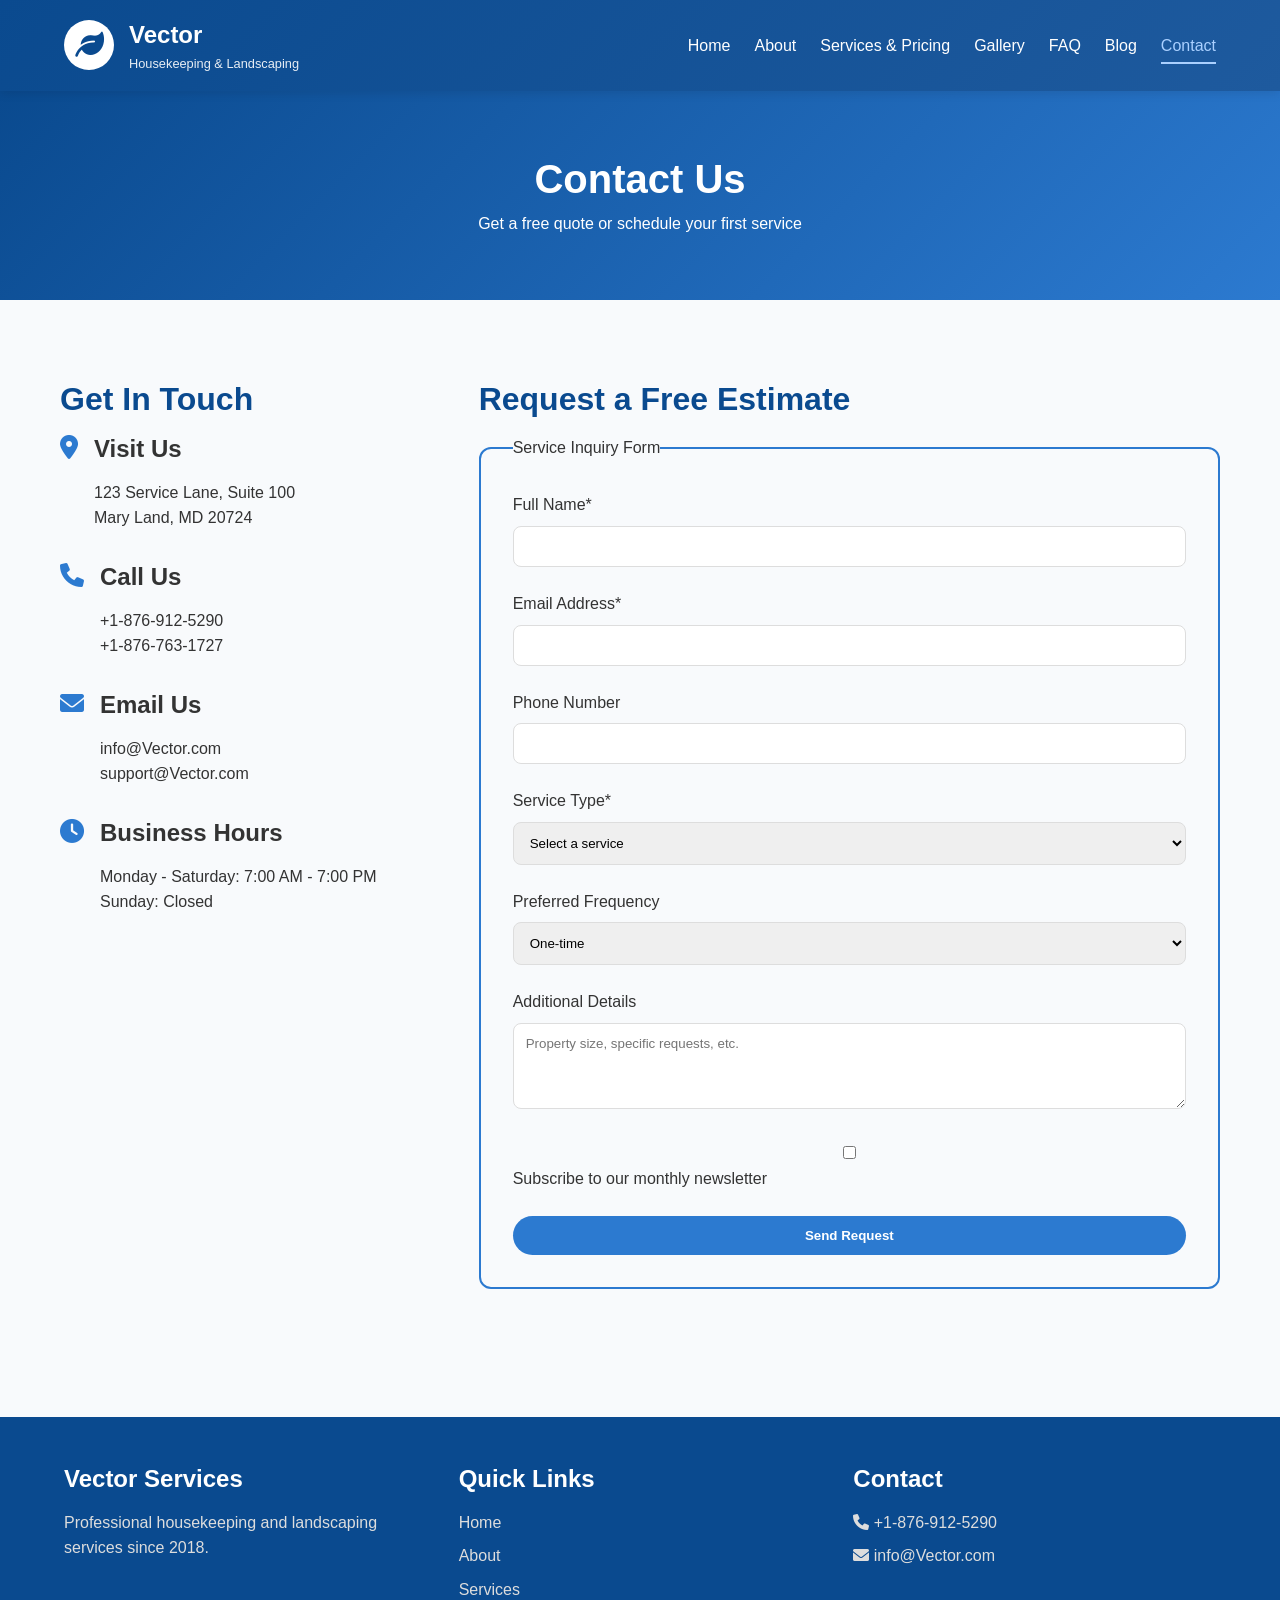
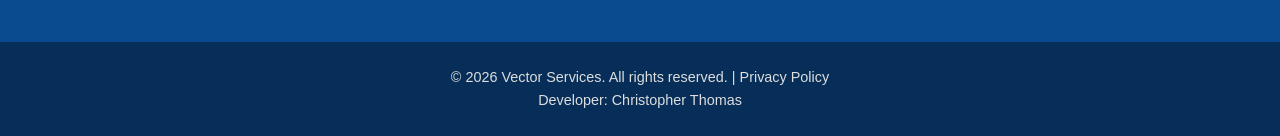
<file: contact.html>
<!DOCTYPE html>
<html lang="en">
<head>
    <meta charset="UTF-8">
    <meta name="viewport" content="width=device-width, initial-scale=1.0">
    <title>Contact Vector | Free Quote & Consultation</title>
    <link rel="stylesheet" href="styles.css">
    <link rel="stylesheet" href="https://cdnjs.cloudflare.com/ajax/libs/font-awesome/6.0.0-beta3/css/all.min.css">
</head>
<body>
    <header>
        <div class="logo-area">
            <div class="logo-circle">
                <i class="fas fa-leaf"></i>
            </div>
            <div class="company-name">
                <span class="brand-main">Vector</span>
                <span class="brand-sub">Housekeeping & Landscaping</span>
            </div>
        </div>
        <nav>
            <div class="mobile-menu-btn">
                <i class="fas fa-bars"></i>
            </div>
            <ul class="nav-menu">
                <li><a href="index.html">Home</a></li>
                <li><a href="about.html">About</a></li>
                <li><a href="services-pricing.html">Services & Pricing</a></li>
                <li><a href="gallery.html">Gallery</a></li>
                <li><a href="faq.html">FAQ</a></li>
                <li><a href="blog.html">Blog</a></li>
                <li><a href="contact.html" class="active">Contact</a></li>
            </ul>
        </nav>
    </header>

    <main>
        <section class="page-banner">
            <h1>Contact Us</h1>
            <p>Get a free quote or schedule your first service</p>
        </section>

        <section class="contact-section">
            <div class="container">
                <div class="contact-grid">
                    <div class="contact-info">
                        <h2>Get In Touch</h2>
                        <div class="info-item">
                            <i class="fas fa-map-marker-alt"></i>
                            <div>
                                <h3>Visit Us</h3>
                                <p>123 Service Lane, Suite 100<br>Mary Land, MD 20724</p>
                            </div>
                        </div>
                        <div class="info-item">
                            <i class="fas fa-phone"></i>
                            <div>
                                <h3>Call Us</h3>
                                <p>+1-876-912-5290<br>+1-876-763-1727</p>
                            </div>
                        </div>
                        <div class="info-item">
                            <i class="fas fa-envelope"></i>
                            <div>
                                <h3>Email Us</h3>
                                <p>info@Vector.com<br>support@Vector.com</p>
                            </div>
                        </div>
                        <div class="info-item">
                            <i class="fas fa-clock"></i>
                            <div>
                                <h3>Business Hours</h3>
                                <p>Monday - Saturday: 7:00 AM - 7:00 PM<br>Sunday: Closed</p>
                            </div>
                        </div>
                    </div>

                    <div class="contact-form-wrapper">
                        <h2>Request a Free Estimate</h2>
                        <form id="contactForm" action="#" method="post">
                            <fieldset>
                                <legend>Service Inquiry Form</legend>
                                
                                <div class="form-group">
                                    <label for="fullname">Full Name*</label>
                                    <input type="text" id="fullname" name="fullname" required>
                                </div>
                                
                                <div class="form-group">
                                    <label for="email">Email Address*</label>
                                    <input type="email" id="email" name="email" required>
                                </div>
                                
                                <div class="form-group">
                                    <label for="phone">Phone Number</label>
                                    <input type="tel" id="phone" name="phone">
                                </div>
                                
                                <div class="form-group">
                                    <label for="service-type">Service Type*</label>
                                    <select id="service-type" name="service-type" required>
                                        <option value="">Select a service</option>
                                        <option value="housekeeping">Housekeeping</option>
                                        <option value="landscaping">Landscaping</option>
                                        <option value="both">Both Services</option>
                                    </select>
                                </div>
                                
                                <div class="form-group">
                                    <label for="frequency">Preferred Frequency</label>
                                    <select id="frequency" name="frequency">
                                        <option>One-time</option>
                                        <option>Weekly</option>
                                        <option>Bi-weekly</option>
                                        <option>Monthly</option>
                                    </select>
                                </div>
                                
                                <div class="form-group">
                                    <label for="message">Additional Details</label>
                                    <textarea id="message" name="message" rows="4" placeholder="Property size, specific requests, etc."></textarea>
                                </div>
                                
                                <div class="form-group">
                                    <label>
                                        <input type="checkbox" name="newsletter" value="yes">
                                        Subscribe to our monthly newsletter
                                    </label>
                                </div>
                                
                                <button type="submit" class="btn-primary btn-block">Send Request</button>
                            </fieldset>
                        </form>
                    </div>
                </div>
            </div>
        </section>

    </main>

    <footer>
        <div class="footer-main">
            <div class="footer-grid">
                <div class="footer-about">
                    <h3>Vector Services</h3>
                    <p>Professional housekeeping and landscaping services since 2018.</p>
                </div>
                <div class="footer-links">
                    <h3>Quick Links</h3>
                    <ul>
                        <li><a href="index.html">Home</a></li>
                        <li><a href="about.html">About</a></li>
                        <li><a href="services-pricing.html">Services</a></li>
                    </ul>
                </div>
                <div class="footer-contact">
                    <h3>Contact</h3>
                    <p><i class="fas fa-phone"></i> +1-876-912-5290</p>
                    <p><i class="fas fa-envelope"></i> info@Vector.com</p>
                </div>
            </div>
        </div>
        <div class="footer-bottom">
            <p>&copy; 2026 Vector Services. All rights reserved. | Privacy Policy</p>
            <p>Developer: Christopher Thomas</p>
        </div>
    </footer>

    <script src="../scripts/main.js"></script>
</body>
</html>
</file>
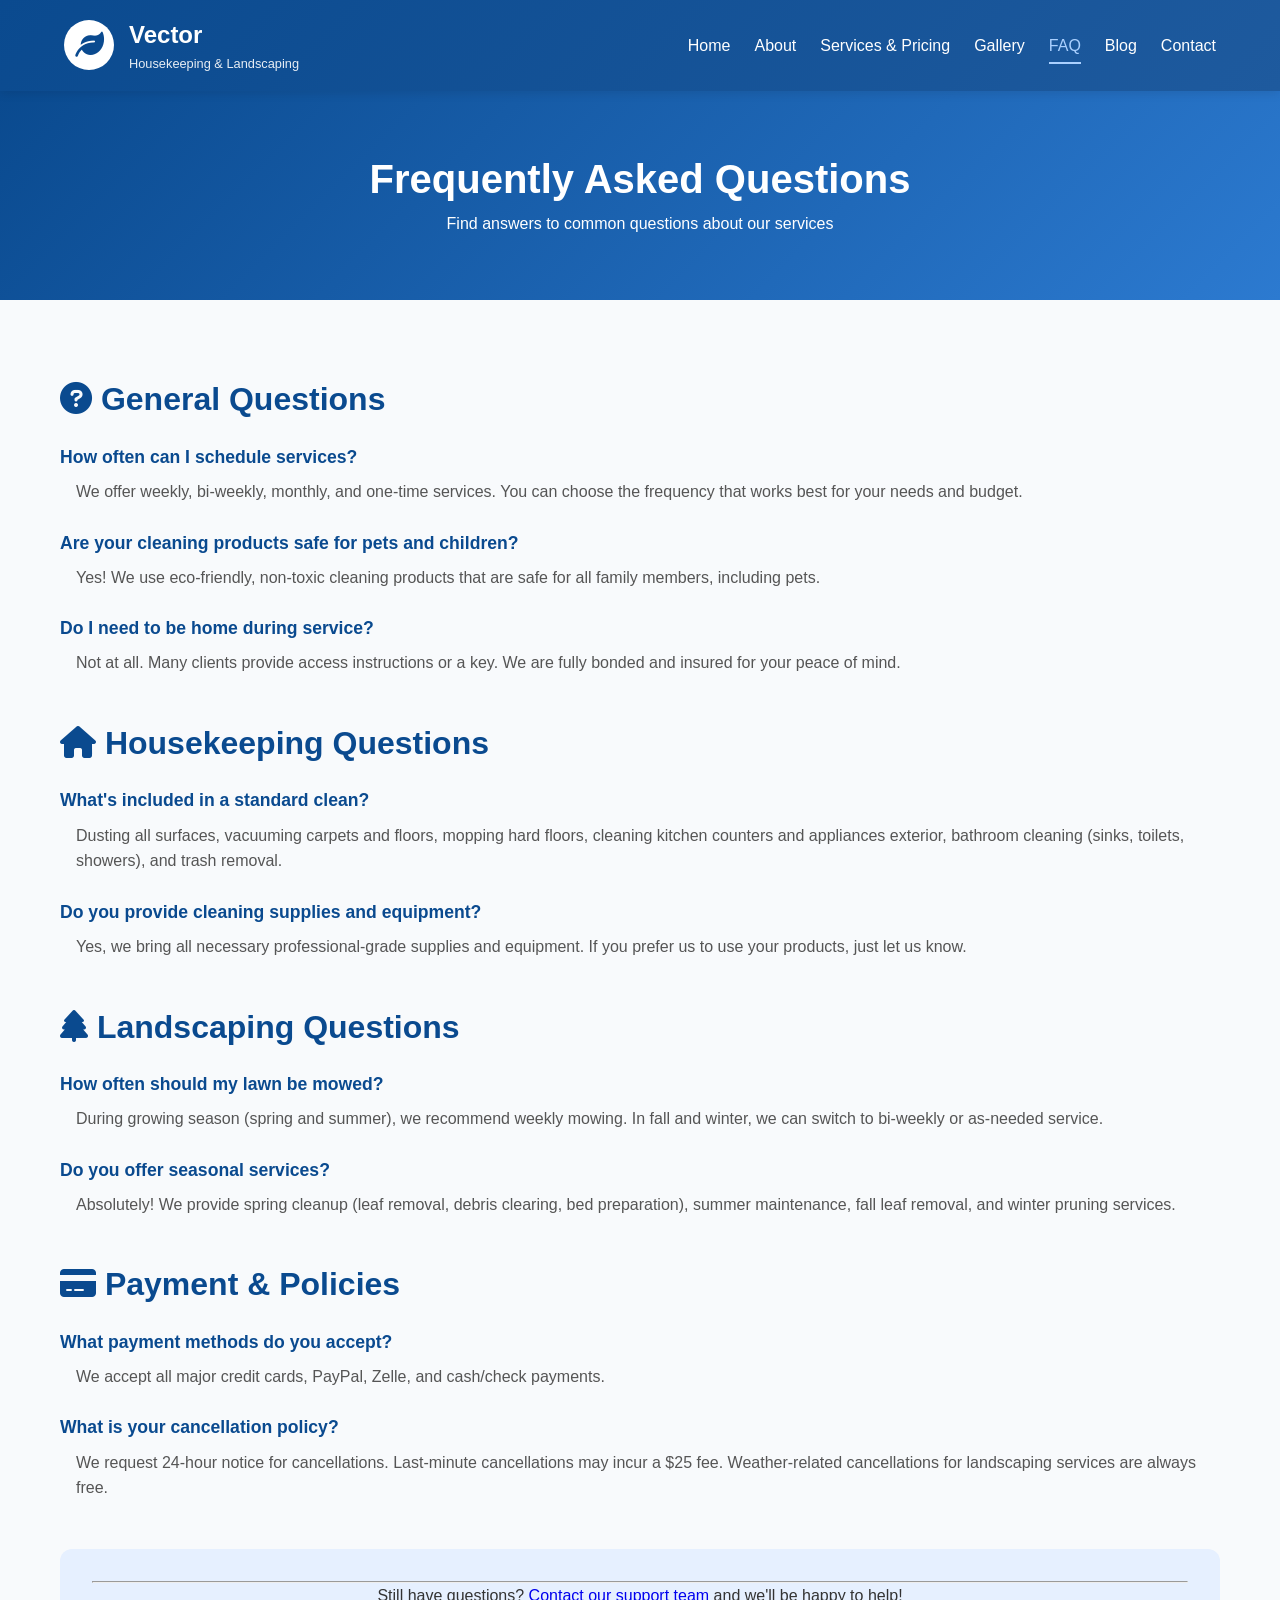
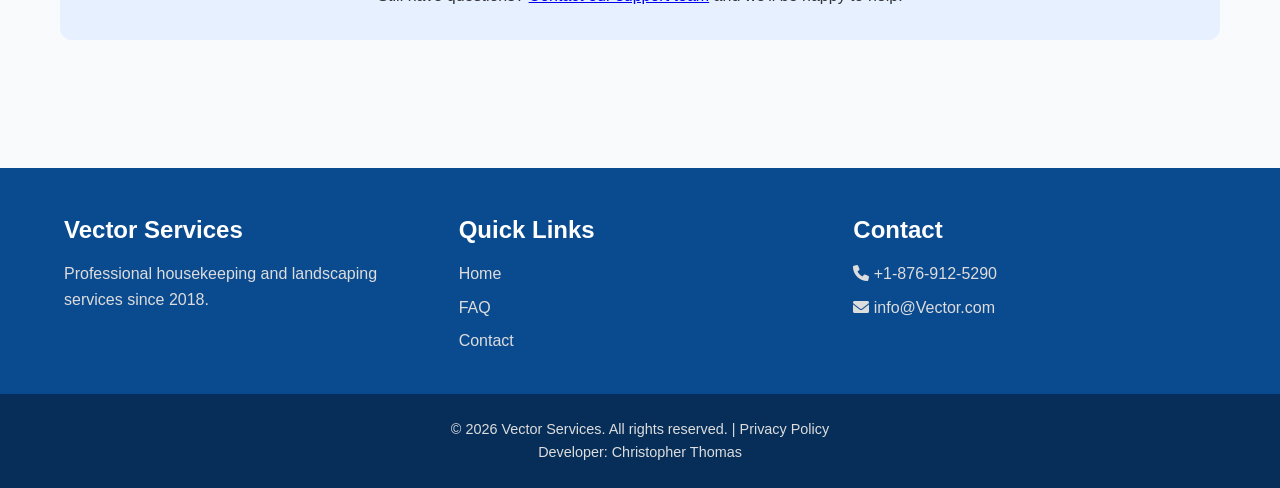
<file: faq.html>
<!DOCTYPE html>
<html lang="en">
<head>
    <meta charset="UTF-8">
    <meta name="viewport" content="width=device-width, initial-scale=1.0">
    <title>Frequently Asked Questions | Vector Help Center</title>
    <link rel="stylesheet" href="styles.css">
    <link rel="stylesheet" href="https://cdnjs.cloudflare.com/ajax/libs/font-awesome/6.0.0-beta3/css/all.min.css">
</head>
<body>
    <header>
        <div class="logo-area">
            <div class="logo-circle">
                <i class="fas fa-leaf"></i>
            </div>
            <div class="company-name">
                <span class="brand-main">Vector</span>
                <span class="brand-sub">Housekeeping & Landscaping</span>
            </div>
        </div>
        <nav>
            <div class="mobile-menu-btn">
                <i class="fas fa-bars"></i>
            </div>
            <ul class="nav-menu">
                <li><a href="index.html">Home</a></li>
                <li><a href="about.html">About</a></li>
                <li><a href="services-pricing.html">Services & Pricing</a></li>
                <li><a href="gallery.html">Gallery</a></li>
                <li><a href="faq.html" class="active">FAQ</a></li>
                <li><a href="blog.html">Blog</a></li>
                <li><a href="contact.html">Contact</a></li>
            </ul>
        </nav>
    </header>

    <main>
        <section class="page-banner">
            <h1>Frequently Asked Questions</h1>
            <p>Find answers to common questions about our services</p>
        </section>

        <section class="faq-section">
            <div class="container">
                <div class="faq-category">
                    <h2><i class="fas fa-question-circle"></i> General Questions</h2>
                    <dl class="faq-list">
                        <dt>How often can I schedule services?</dt>
                        <dd>We offer weekly, bi-weekly, monthly, and one-time services. You can choose the frequency that works best for your needs and budget.</dd>
                        
                        <dt>Are your cleaning products safe for pets and children?</dt>
                        <dd>Yes! We use eco-friendly, non-toxic cleaning products that are safe for all family members, including pets.</dd>
                        
                        <dt>Do I need to be home during service?</dt>
                        <dd>Not at all. Many clients provide access instructions or a key. We are fully bonded and insured for your peace of mind.</dd>
                    </dl>
                </div>

                <div class="faq-category">
                    <h2><i class="fas fa-home"></i> Housekeeping Questions</h2>
                    <dl class="faq-list">
                        <dt>What's included in a standard clean?</dt>
                        <dd>Dusting all surfaces, vacuuming carpets and floors, mopping hard floors, cleaning kitchen counters and appliances exterior, bathroom cleaning (sinks, toilets, showers), and trash removal.</dd>
                        
                        <dt>Do you provide cleaning supplies and equipment?</dt>
                        <dd>Yes, we bring all necessary professional-grade supplies and equipment. If you prefer us to use your products, just let us know.</dd>
                    </dl>
                </div>

                <div class="faq-category">
                    <h2><i class="fas fa-tree"></i> Landscaping Questions</h2>
                    <dl class="faq-list">
                        <dt>How often should my lawn be mowed?</dt>
                        <dd>During growing season (spring and summer), we recommend weekly mowing. In fall and winter, we can switch to bi-weekly or as-needed service.</dd>
                        
                        <dt>Do you offer seasonal services?</dt>
                        <dd>Absolutely! We provide spring cleanup (leaf removal, debris clearing, bed preparation), summer maintenance, fall leaf removal, and winter pruning services.</dd>
                    </dl>
                </div>

                <div class="faq-category">
                    <h2><i class="fas fa-credit-card"></i> Payment & Policies</h2>
                    <dl class="faq-list">
                        <dt>What payment methods do you accept?</dt>
                        <dd>We accept all major credit cards, PayPal, Zelle, and cash/check payments.</dd>
                        
                        <dt>What is your cancellation policy?</dt>
                        <dd>We request 24-hour notice for cancellations. Last-minute cancellations may incur a $25 fee. Weather-related cancellations for landscaping services are always free.</dd>
                    </dl>
                </div>

                <div class="contact-prompt">
                    <hr>
                    <p>Still have questions? <a href="contact.html">Contact our support team</a> and we'll be happy to help!</p>
                </div>
            </div>
        </section>
    </main>

    <footer>
        <div class="footer-main">
            <div class="footer-grid">
                <div class="footer-about">
                    <h3>Vector Services</h3>
                    <p>Professional housekeeping and landscaping services since 2018.</p>
                </div>
                <div class="footer-links">
                    <h3>Quick Links</h3>
                    <ul>
                        <li><a href="index.html">Home</a></li>
                        <li><a href="faq.html">FAQ</a></li>
                        <li><a href="contact.html">Contact</a></li>
                    </ul>
                </div>
                <div class="footer-contact">
                    <h3>Contact</h3>
                    <p><i class="fas fa-phone"></i> +1-876-912-5290</p>
                    <p><i class="fas fa-envelope"></i> info@Vector.com</p>
                </div>
            </div>
        </div>
        <div class="footer-bottom">
            <p>&copy; 2026 Vector Services. All rights reserved. | Privacy Policy</p>
            <p>Developer: Christopher Thomas</p>
        </div>
    </footer>

    <script src="scripts/main.js"></script>
</body>
</html>
</file>
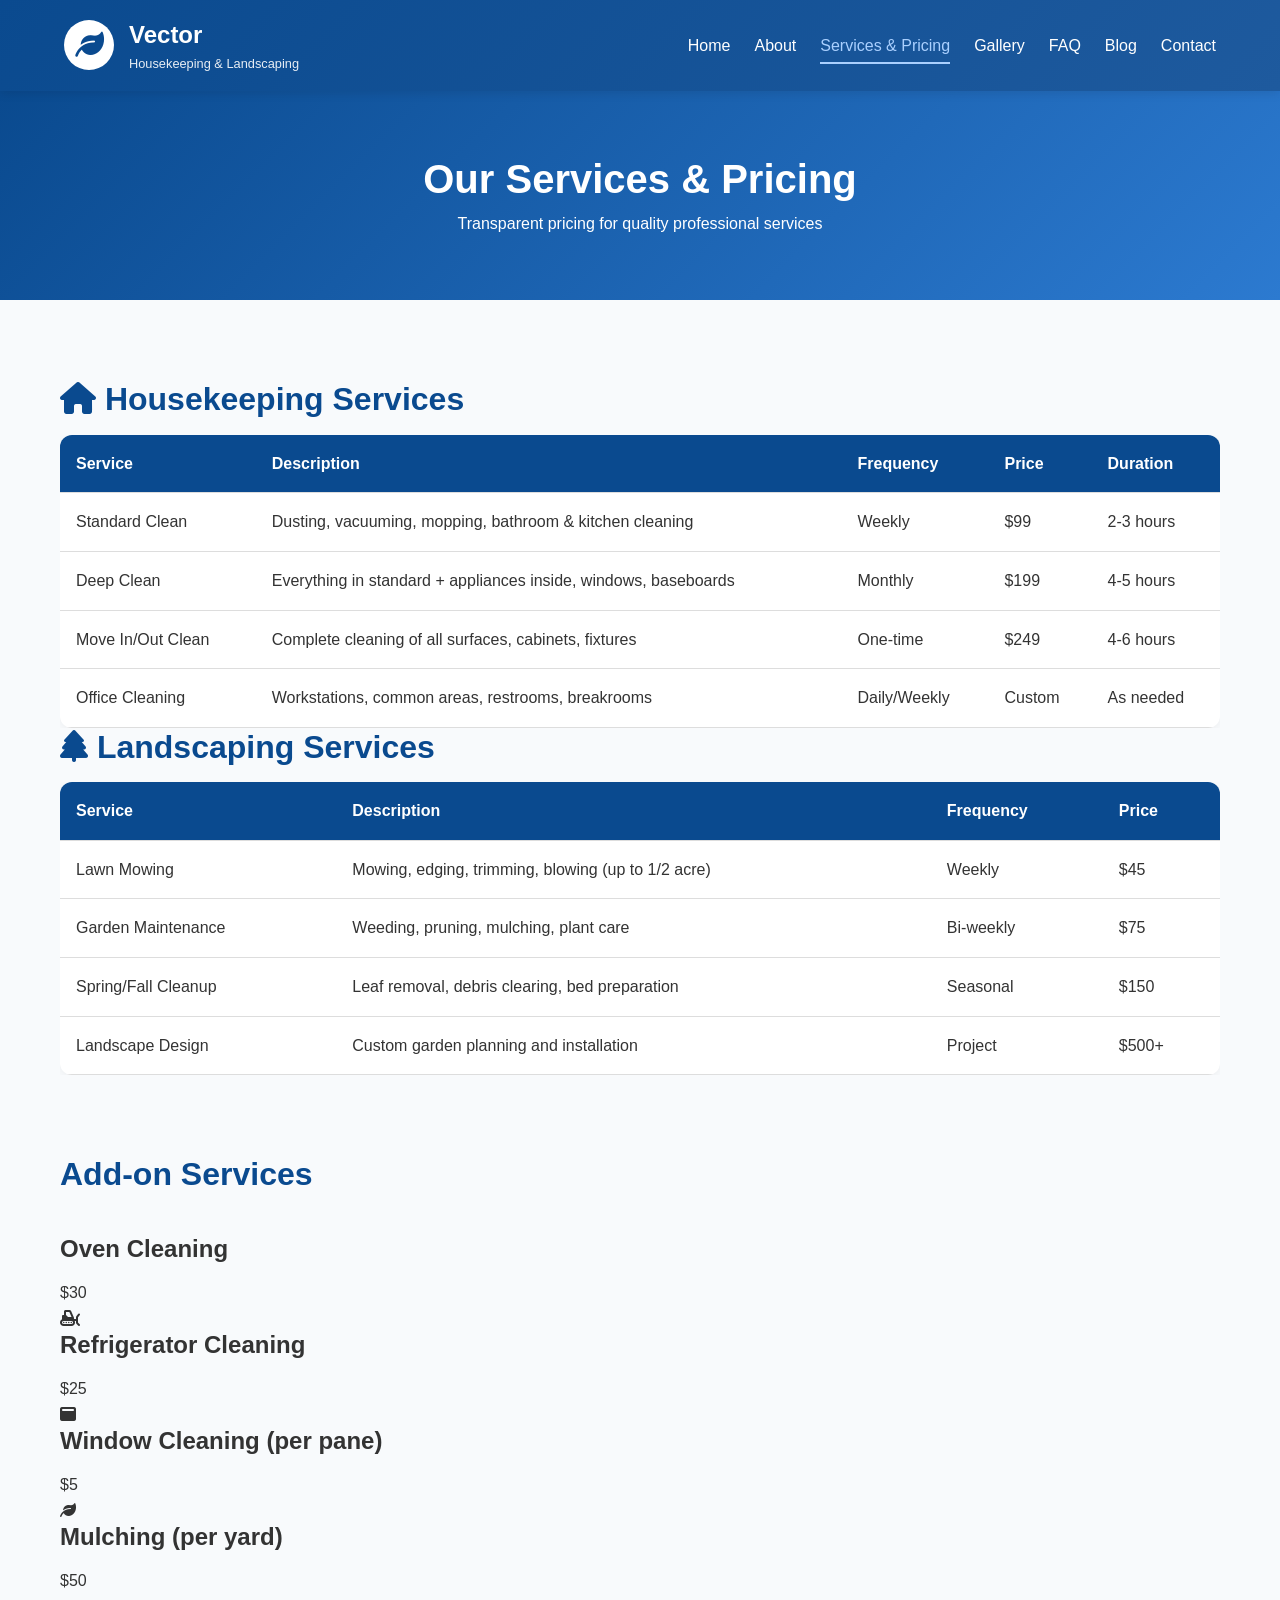
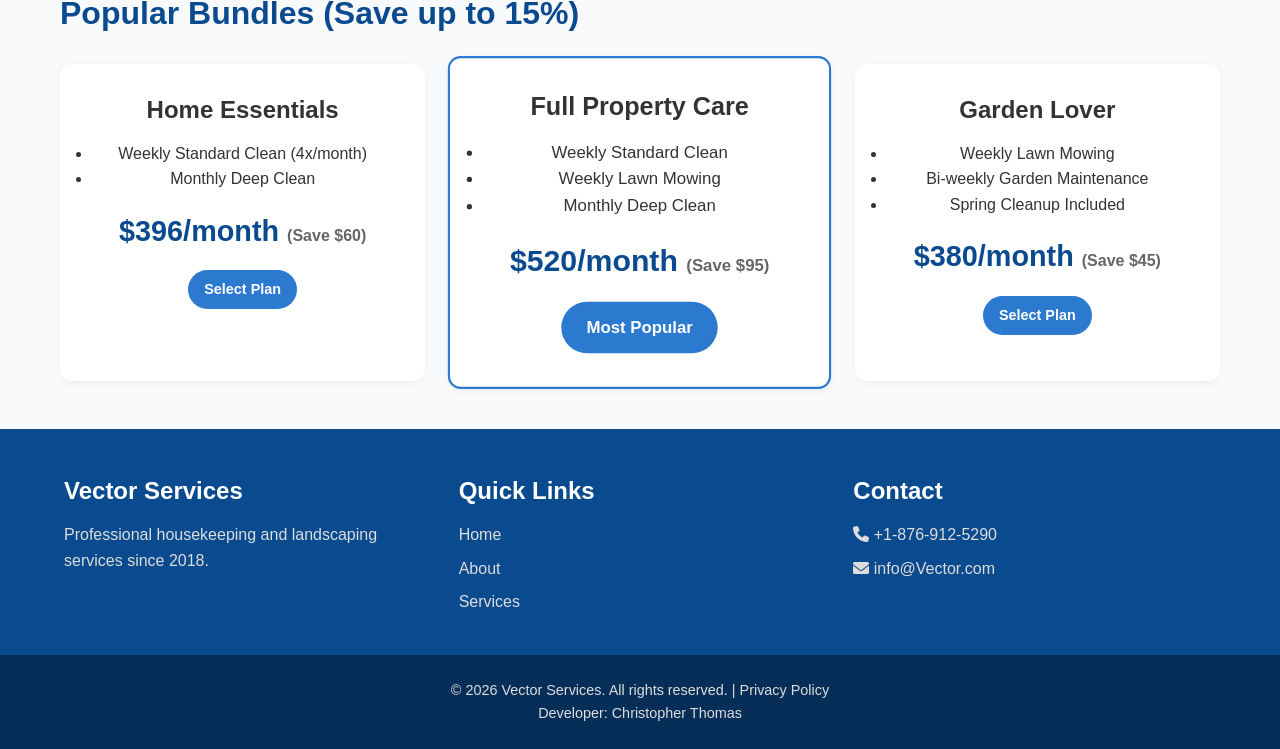
<file: services-pricing.html>
<!DOCTYPE html>
<html lang="en">
<head>
    <meta charset="UTF-8">
    <meta name="viewport" content="width=device-width, initial-scale=1.0">
    <title>Services & Pricing | Vector Professional Care</title>
    <link rel="stylesheet" href="styles.css">
    <link rel="stylesheet" href="https://cdnjs.cloudflare.com/ajax/libs/font-awesome/6.0.0-beta3/css/all.min.css">
</head>
<body>
    <header>
        <div class="logo-area">
            <div class="logo-circle">
                <i class="fas fa-leaf"></i>
            </div>
            <div class="company-name">
                <span class="brand-main">Vector</span>
                <span class="brand-sub">Housekeeping & Landscaping</span>
            </div>
        </div>
        <nav>
            <div class="mobile-menu-btn">
                <i class="fas fa-bars"></i>
            </div>
            <ul class="nav-menu">
                <li><a href="index.html">Home</a></li>
                <li><a href="about.html">About</a></li>
                <li><a href="services-pricing.html" class="active">Services & Pricing</a></li>
                <li><a href="gallery.html">Gallery</a></li>
                <li><a href="faq.html">FAQ</a></li>
                <li><a href="blog.html">Blog</a></li>
                <li><a href="contact.html">Contact</a></li>
            </ul>
        </nav>
    </header>

    <main>
        <section class="page-banner">
            <h1>Our Services & Pricing</h1>
            <p>Transparent pricing for quality professional services</p>
        </section>

        <section class="services-detailed">
            <div class="container">
                <div class="service-category">
                    <h2><i class="fas fa-home"></i> Housekeeping Services</h2>
                    <div class="table-responsive">
                        <table class="pricing-detailed">
                            <thead>
                                <tr><th>Service</th><th>Description</th><th>Frequency</th><th>Price</th><th>Duration</th></tr>
                            </thead>
                            <tbody>
                                <tr><td>Standard Clean</td><td>Dusting, vacuuming, mopping, bathroom & kitchen cleaning</td><td>Weekly</td><td>$99</td><td>2-3 hours</td></tr>
                                <tr><td>Deep Clean</td><td>Everything in standard + appliances inside, windows, baseboards</td><td>Monthly</td><td>$199</td><td>4-5 hours</td></tr>
                                <tr><td>Move In/Out Clean</td><td>Complete cleaning of all surfaces, cabinets, fixtures</td><td>One-time</td><td>$249</td><td>4-6 hours</td></tr>
                                <tr><td>Office Cleaning</td><td>Workstations, common areas, restrooms, breakrooms</td><td>Daily/Weekly</td><td>Custom</td><td>As needed</td></tr>
                            </tbody>
                        </table>
                    </div>
                </div>

                <div class="service-category">
                    <h2><i class="fas fa-tree"></i> Landscaping Services</h2>
                    <div class="table-responsive">
                        <table class="pricing-detailed">
                            <thead><tr><th>Service</th><th>Description</th><th>Frequency</th><th>Price</th></tr></thead>
                            <tbody>
                                <tr><td>Lawn Mowing</td><td>Mowing, edging, trimming, blowing (up to 1/2 acre)</td><td>Weekly</td><td>$45</td></tr>
                                <tr><td>Garden Maintenance</td><td>Weeding, pruning, mulching, plant care</td><td>Bi-weekly</td><td>$75</td></tr>
                                <tr><td>Spring/Fall Cleanup</td><td>Leaf removal, debris clearing, bed preparation</td><td>Seasonal</td><td>$150</td></tr>
                                <tr><td>Landscape Design</td><td>Custom garden planning and installation</td><td>Project</td><td>$500+</td></tr>
                            </tbody>
                        </table>
                    </div>
                </div>
            </div>
        </section>

        <section class="addons-section">
            <div class="container">
                <h2>Add-on Services</h2>
                <div class="addons-grid">
                    <div class="addon-card">
                        <i class="fas fa-oven"></i>
                        <h3>Oven Cleaning</h3>
                        <p>$30</p>
                    </div>
                    <div class="addon-card">
                        <i class="fas fa-snowplow"></i>
                        <h3>Refrigerator Cleaning</h3>
                        <p>$25</p>
                    </div>
                    <div class="addon-card">
                        <i class="fas fa-window-maximize"></i>
                        <h3>Window Cleaning (per pane)</h3>
                        <p>$5</p>
                    </div>
                    <div class="addon-card">
                        <i class="fas fa-leaf"></i>
                        <h3>Mulching (per yard)</h3>
                        <p>$50</p>
                    </div>
                </div>
            </div>
        </section>

        <section class="package-deals">
            <div class="container">
                <h2>Popular Bundles <span>(Save up to 15%)</span></h2>
                <div class="bundles-grid">
                    <div class="bundle-card">
                        <h3>Home Essentials</h3>
                        <ul>
                            <li>Weekly Standard Clean (4x/month)</li>
                            <li>Monthly Deep Clean</li>
                        </ul>
                        <div class="bundle-price">$396/month <span>(Save $60)</span></div>
                        <a href="contact.html" class="btn-small">Select Plan</a>
                    </div>
                    <div class="bundle-card featured">
                        <h3>Full Property Care</h3>
                        <ul>
                            <li>Weekly Standard Clean</li>
                            <li>Weekly Lawn Mowing</li>
                            <li>Monthly Deep Clean</li>
                        </ul>
                        <div class="bundle-price">$520/month <span>(Save $95)</span></div>
                        <a href="contact.html" class="btn-primary">Most Popular</a>
                    </div>
                    <div class="bundle-card">
                        <h3>Garden Lover</h3>
                        <ul>
                            <li>Weekly Lawn Mowing</li>
                            <li>Bi-weekly Garden Maintenance</li>
                            <li>Spring Cleanup Included</li>
                        </ul>
                        <div class="bundle-price">$380/month <span>(Save $45)</span></div>
                        <a href="contact.html" class="btn-small">Select Plan</a>
                    </div>
                </div>
            </div>
        </section>
    </main>

    <footer>
        <div class="footer-main">
            <div class="footer-grid">
                <div class="footer-about">
                    <h3>Vector Services</h3>
                    <p>Professional housekeeping and landscaping services since 2018.</p>
                </div>
                <div class="footer-links">
                    <h3>Quick Links</h3>
                    <ul>
                        <li><a href="index.html">Home</a></li>
                        <li><a href="about.html">About</a></li>
                        <li><a href="services-pricing.html">Services</a></li>
                    </ul>
                </div>
                <div class="footer-contact">
                    <h3>Contact</h3>
                    <p><i class="fas fa-phone"></i> +1-876-912-5290</p>
                    <p><i class="fas fa-envelope"></i> info@Vector.com</p>
                </div>
            </div>
        </div>
        <div class="footer-bottom">
            <p>&copy; 2026 Vector Services. All rights reserved. | Privacy Policy</p>
            <p>Developer: Christopher Thomas</p>
        </div>
    </footer>

    <script src="../scripts/main.js"></script>
</body>
</html>
</file>
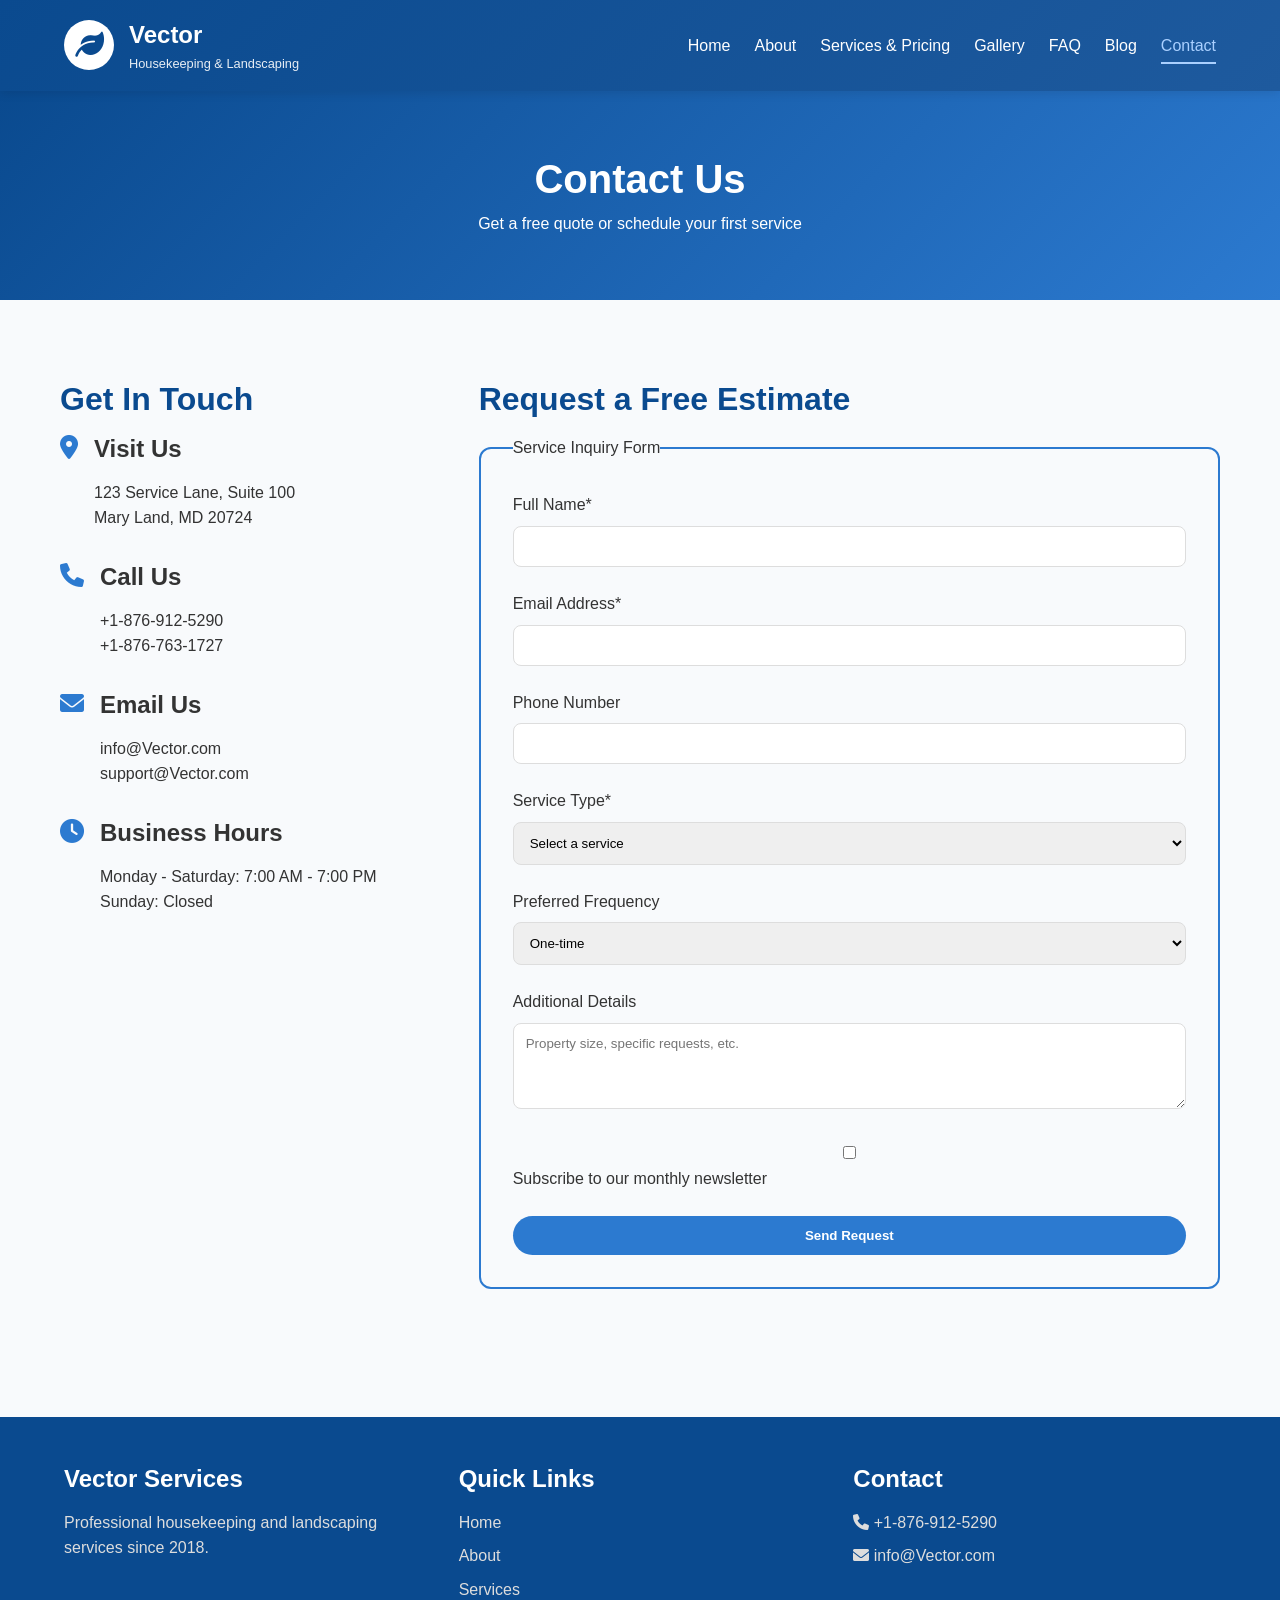
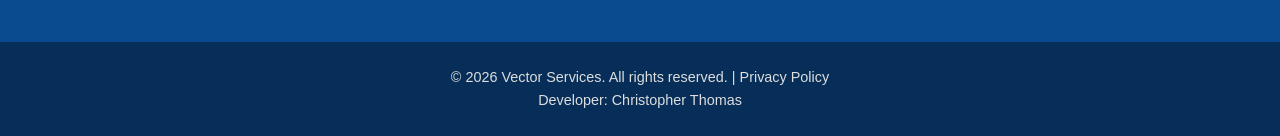
<file: pages/contact.html>
<!DOCTYPE html>
<html lang="en">
<head>
    <meta charset="UTF-8">
    <meta name="viewport" content="width=device-width, initial-scale=1.0">
    <title>Contact Vector | Free Quote & Consultation</title>
    <link rel="stylesheet" href="../css/styles.css">
    <link rel="stylesheet" href="https://cdnjs.cloudflare.com/ajax/libs/font-awesome/6.0.0-beta3/css/all.min.css">
</head>
<body>
    <header>
        <div class="logo-area">
            <div class="logo-circle">
                <i class="fas fa-leaf"></i>
            </div>
            <div class="company-name">
                <span class="brand-main">Vector</span>
                <span class="brand-sub">Housekeeping & Landscaping</span>
            </div>
        </div>
        <nav>
            <div class="mobile-menu-btn">
                <i class="fas fa-bars"></i>
            </div>
            <ul class="nav-menu">
                <li><a href="../index.html">Home</a></li>
                <li><a href="about.html">About</a></li>
                <li><a href="services-pricing.html">Services & Pricing</a></li>
                <li><a href="gallery.html">Gallery</a></li>
                <li><a href="faq.html">FAQ</a></li>
                <li><a href="blog.html">Blog</a></li>
                <li><a href="contact.html" class="active">Contact</a></li>
            </ul>
        </nav>
    </header>

    <main>
        <section class="page-banner">
            <h1>Contact Us</h1>
            <p>Get a free quote or schedule your first service</p>
        </section>

        <section class="contact-section">
            <div class="container">
                <div class="contact-grid">
                    <div class="contact-info">
                        <h2>Get In Touch</h2>
                        <div class="info-item">
                            <i class="fas fa-map-marker-alt"></i>
                            <div>
                                <h3>Visit Us</h3>
                                <p>123 Service Lane, Suite 100<br>Mary Land, MD 20724</p>
                            </div>
                        </div>
                        <div class="info-item">
                            <i class="fas fa-phone"></i>
                            <div>
                                <h3>Call Us</h3>
                                <p>+1-876-912-5290<br>+1-876-763-1727</p>
                            </div>
                        </div>
                        <div class="info-item">
                            <i class="fas fa-envelope"></i>
                            <div>
                                <h3>Email Us</h3>
                                <p>info@Vector.com<br>support@Vector.com</p>
                            </div>
                        </div>
                        <div class="info-item">
                            <i class="fas fa-clock"></i>
                            <div>
                                <h3>Business Hours</h3>
                                <p>Monday - Saturday: 7:00 AM - 7:00 PM<br>Sunday: Closed</p>
                            </div>
                        </div>
                    </div>

                    <div class="contact-form-wrapper">
                        <h2>Request a Free Estimate</h2>
                        <form id="contactForm" action="#" method="post">
                            <fieldset>
                                <legend>Service Inquiry Form</legend>
                                
                                <div class="form-group">
                                    <label for="fullname">Full Name*</label>
                                    <input type="text" id="fullname" name="fullname" required>
                                </div>
                                
                                <div class="form-group">
                                    <label for="email">Email Address*</label>
                                    <input type="email" id="email" name="email" required>
                                </div>
                                
                                <div class="form-group">
                                    <label for="phone">Phone Number</label>
                                    <input type="tel" id="phone" name="phone">
                                </div>
                                
                                <div class="form-group">
                                    <label for="service-type">Service Type*</label>
                                    <select id="service-type" name="service-type" required>
                                        <option value="">Select a service</option>
                                        <option value="housekeeping">Housekeeping</option>
                                        <option value="landscaping">Landscaping</option>
                                        <option value="both">Both Services</option>
                                    </select>
                                </div>
                                
                                <div class="form-group">
                                    <label for="frequency">Preferred Frequency</label>
                                    <select id="frequency" name="frequency">
                                        <option>One-time</option>
                                        <option>Weekly</option>
                                        <option>Bi-weekly</option>
                                        <option>Monthly</option>
                                    </select>
                                </div>
                                
                                <div class="form-group">
                                    <label for="message">Additional Details</label>
                                    <textarea id="message" name="message" rows="4" placeholder="Property size, specific requests, etc."></textarea>
                                </div>
                                
                                <div class="form-group">
                                    <label>
                                        <input type="checkbox" name="newsletter" value="yes">
                                        Subscribe to our monthly newsletter
                                    </label>
                                </div>
                                
                                <button type="submit" class="btn-primary btn-block">Send Request</button>
                            </fieldset>
                        </form>
                    </div>
                </div>
            </div>
        </section>

    </main>

    <footer>
        <div class="footer-main">
            <div class="footer-grid">
                <div class="footer-about">
                    <h3>Vector Services</h3>
                    <p>Professional housekeeping and landscaping services since 2018.</p>
                </div>
                <div class="footer-links">
                    <h3>Quick Links</h3>
                    <ul>
                        <li><a href="../index.html">Home</a></li>
                        <li><a href="about.html">About</a></li>
                        <li><a href="services-pricing.html">Services</a></li>
                    </ul>
                </div>
                <div class="footer-contact">
                    <h3>Contact</h3>
                    <p><i class="fas fa-phone"></i> +1-876-912-5290</p>
                    <p><i class="fas fa-envelope"></i> info@Vector.com</p>
                </div>
            </div>
        </div>
        <div class="footer-bottom">
            <p>&copy; 2026 Vector Services. All rights reserved. | Privacy Policy</p>
            <p>Developer: Christopher Thomas</p>
        </div>
    </footer>

    <script src="../scripts/main.js"></script>
</body>
</html>
</file>
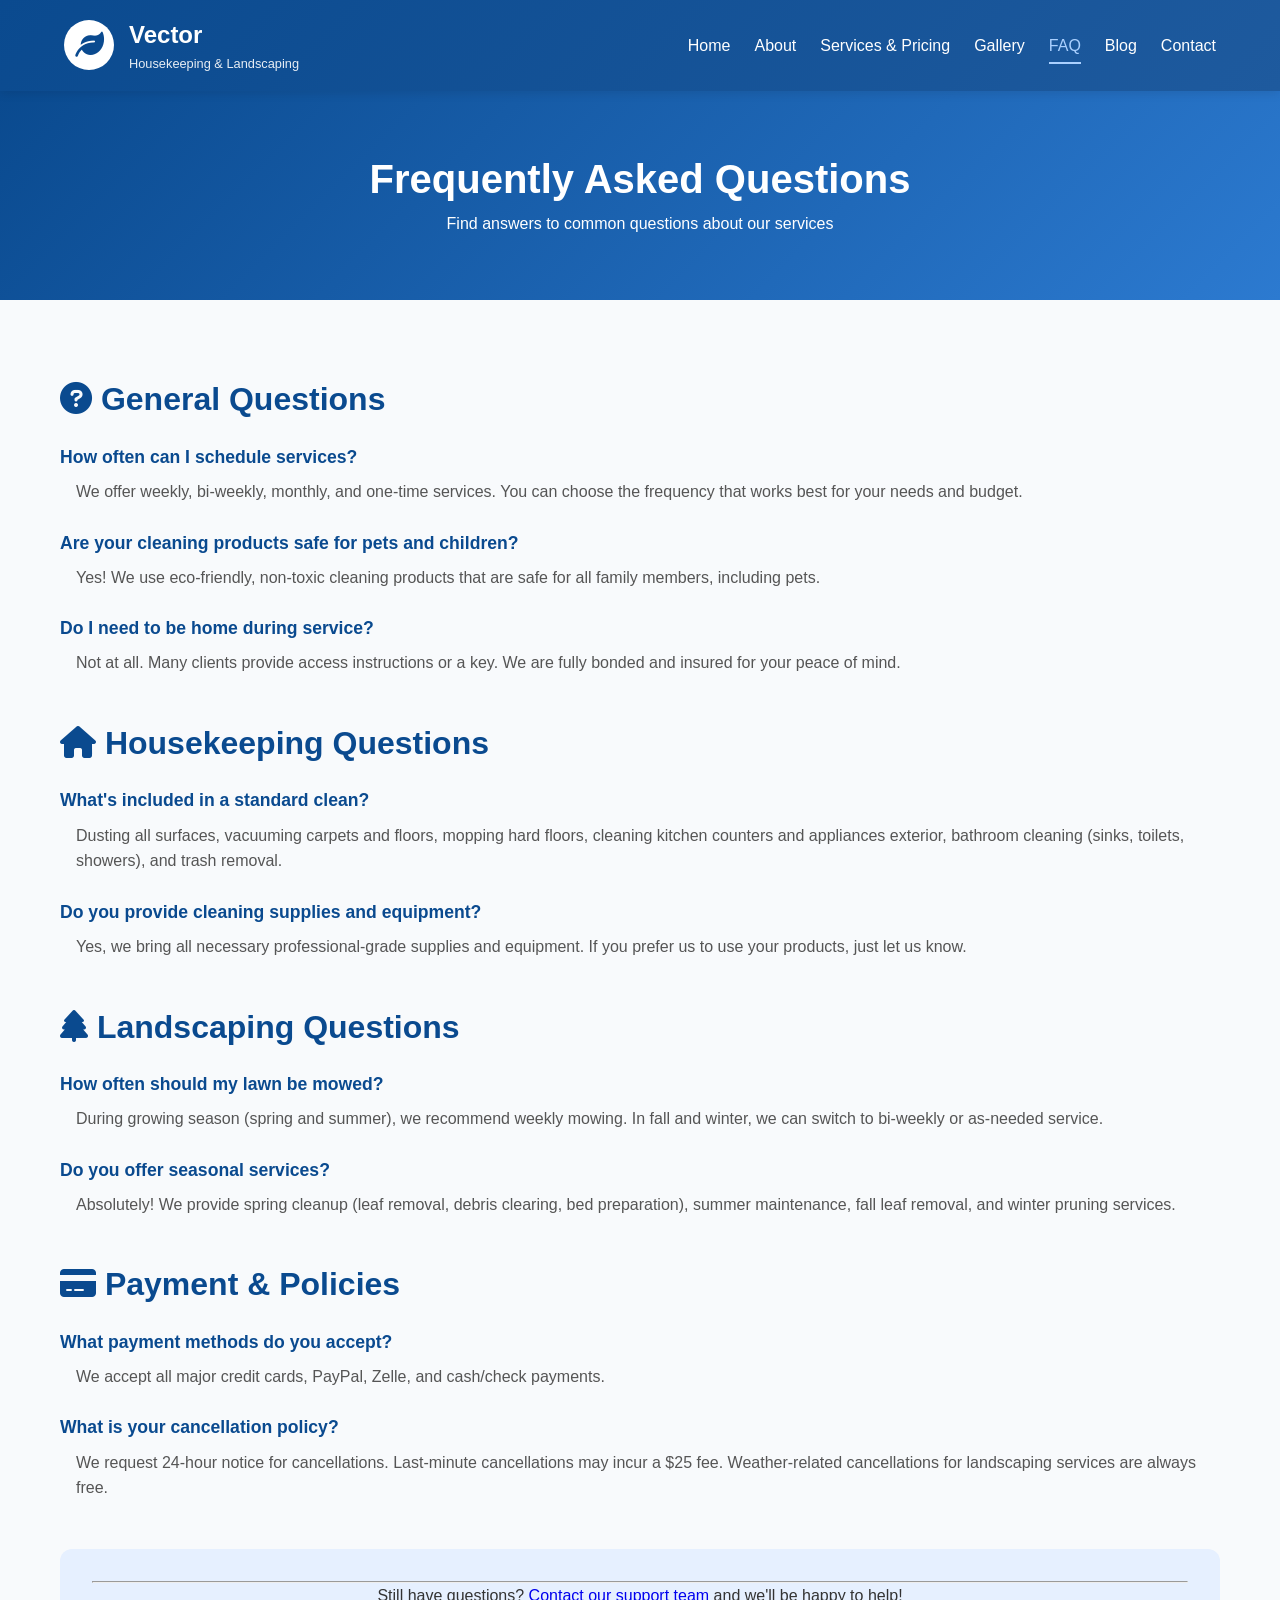
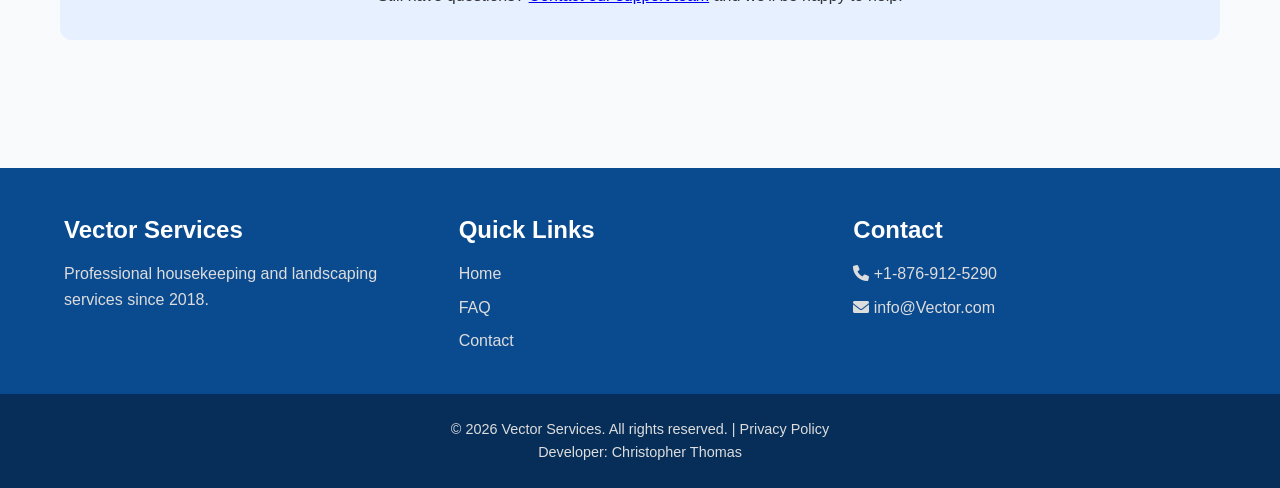
<file: pages/faq.html>
<!DOCTYPE html>
<html lang="en">
<head>
    <meta charset="UTF-8">
    <meta name="viewport" content="width=device-width, initial-scale=1.0">
    <title>Frequently Asked Questions | Vector Help Center</title>
    <link rel="stylesheet" href="../css/styles.css">
    <link rel="stylesheet" href="https://cdnjs.cloudflare.com/ajax/libs/font-awesome/6.0.0-beta3/css/all.min.css">
</head>
<body>
    <header>
        <div class="logo-area">
            <div class="logo-circle">
                <i class="fas fa-leaf"></i>
            </div>
            <div class="company-name">
                <span class="brand-main">Vector</span>
                <span class="brand-sub">Housekeeping & Landscaping</span>
            </div>
        </div>
        <nav>
            <div class="mobile-menu-btn">
                <i class="fas fa-bars"></i>
            </div>
            <ul class="nav-menu">
                <li><a href="../index.html">Home</a></li>
                <li><a href="about.html">About</a></li>
                <li><a href="services-pricing.html">Services & Pricing</a></li>
                <li><a href="gallery.html">Gallery</a></li>
                <li><a href="faq.html" class="active">FAQ</a></li>
                <li><a href="blog.html">Blog</a></li>
                <li><a href="contact.html">Contact</a></li>
            </ul>
        </nav>
    </header>

    <main>
        <section class="page-banner">
            <h1>Frequently Asked Questions</h1>
            <p>Find answers to common questions about our services</p>
        </section>

        <section class="faq-section">
            <div class="container">
                <div class="faq-category">
                    <h2><i class="fas fa-question-circle"></i> General Questions</h2>
                    <dl class="faq-list">
                        <dt>How often can I schedule services?</dt>
                        <dd>We offer weekly, bi-weekly, monthly, and one-time services. You can choose the frequency that works best for your needs and budget.</dd>
                        
                        <dt>Are your cleaning products safe for pets and children?</dt>
                        <dd>Yes! We use eco-friendly, non-toxic cleaning products that are safe for all family members, including pets.</dd>
                        
                        <dt>Do I need to be home during service?</dt>
                        <dd>Not at all. Many clients provide access instructions or a key. We are fully bonded and insured for your peace of mind.</dd>
                    </dl>
                </div>

                <div class="faq-category">
                    <h2><i class="fas fa-home"></i> Housekeeping Questions</h2>
                    <dl class="faq-list">
                        <dt>What's included in a standard clean?</dt>
                        <dd>Dusting all surfaces, vacuuming carpets and floors, mopping hard floors, cleaning kitchen counters and appliances exterior, bathroom cleaning (sinks, toilets, showers), and trash removal.</dd>
                        
                        <dt>Do you provide cleaning supplies and equipment?</dt>
                        <dd>Yes, we bring all necessary professional-grade supplies and equipment. If you prefer us to use your products, just let us know.</dd>
                    </dl>
                </div>

                <div class="faq-category">
                    <h2><i class="fas fa-tree"></i> Landscaping Questions</h2>
                    <dl class="faq-list">
                        <dt>How often should my lawn be mowed?</dt>
                        <dd>During growing season (spring and summer), we recommend weekly mowing. In fall and winter, we can switch to bi-weekly or as-needed service.</dd>
                        
                        <dt>Do you offer seasonal services?</dt>
                        <dd>Absolutely! We provide spring cleanup (leaf removal, debris clearing, bed preparation), summer maintenance, fall leaf removal, and winter pruning services.</dd>
                    </dl>
                </div>

                <div class="faq-category">
                    <h2><i class="fas fa-credit-card"></i> Payment & Policies</h2>
                    <dl class="faq-list">
                        <dt>What payment methods do you accept?</dt>
                        <dd>We accept all major credit cards, PayPal, Zelle, and cash/check payments.</dd>
                        
                        <dt>What is your cancellation policy?</dt>
                        <dd>We request 24-hour notice for cancellations. Last-minute cancellations may incur a $25 fee. Weather-related cancellations for landscaping services are always free.</dd>
                    </dl>
                </div>

                <div class="contact-prompt">
                    <hr>
                    <p>Still have questions? <a href="contact.html">Contact our support team</a> and we'll be happy to help!</p>
                </div>
            </div>
        </section>
    </main>

    <footer>
        <div class="footer-main">
            <div class="footer-grid">
                <div class="footer-about">
                    <h3>Vector Services</h3>
                    <p>Professional housekeeping and landscaping services since 2018.</p>
                </div>
                <div class="footer-links">
                    <h3>Quick Links</h3>
                    <ul>
                        <li><a href="../index.html">Home</a></li>
                        <li><a href="faq.html">FAQ</a></li>
                        <li><a href="contact.html">Contact</a></li>
                    </ul>
                </div>
                <div class="footer-contact">
                    <h3>Contact</h3>
                    <p><i class="fas fa-phone"></i> +1-876-912-5290</p>
                    <p><i class="fas fa-envelope"></i> info@Vector.com</p>
                </div>
            </div>
        </div>
        <div class="footer-bottom">
            <p>&copy; 2026 Vector Services. All rights reserved. | Privacy Policy</p>
            <p>Developer: Christopher Thomas</p>
        </div>
    </footer>

    <script src="../scripts/main.js"></script>
</body>
</html>
</file>
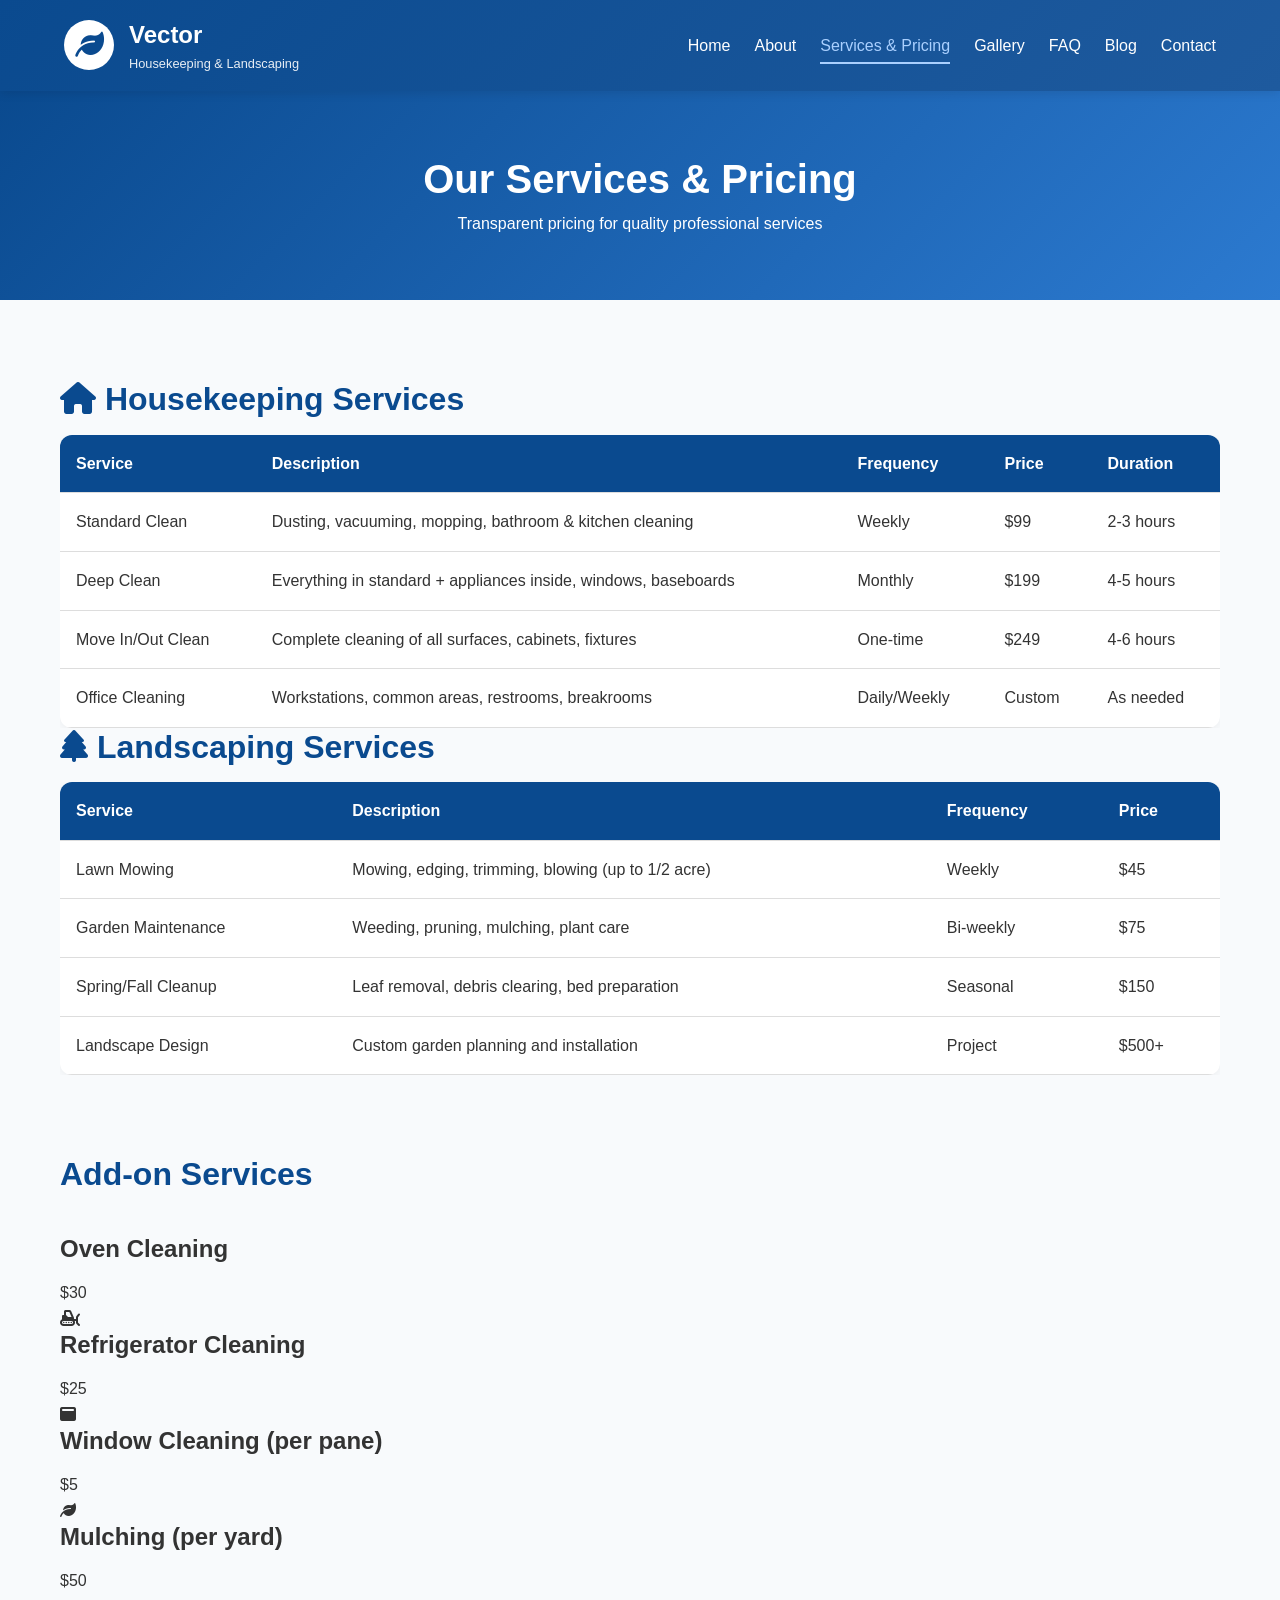
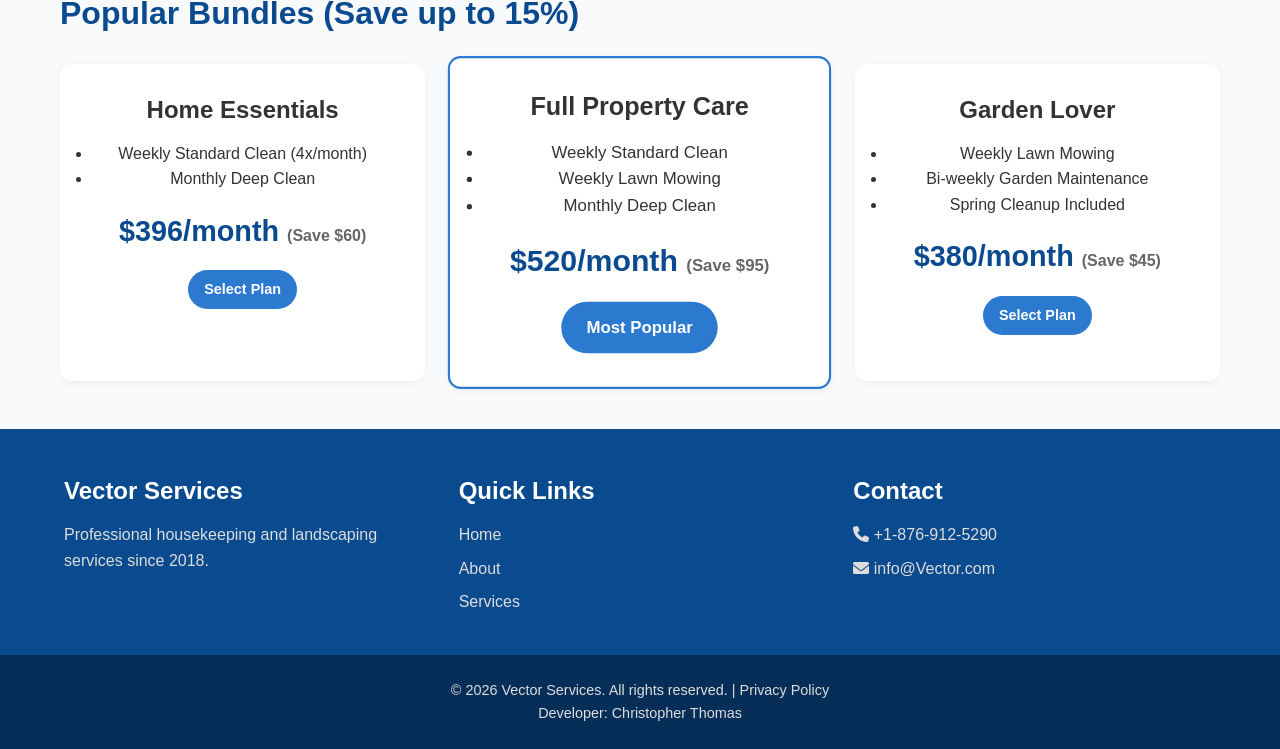
<file: pages/services-pricing.html>
<!DOCTYPE html>
<html lang="en">
<head>
    <meta charset="UTF-8">
    <meta name="viewport" content="width=device-width, initial-scale=1.0">
    <title>Services & Pricing | Vector Professional Care</title>
    <link rel="stylesheet" href="../css/styles.css">
    <link rel="stylesheet" href="https://cdnjs.cloudflare.com/ajax/libs/font-awesome/6.0.0-beta3/css/all.min.css">
</head>
<body>
    <header>
        <div class="logo-area">
            <div class="logo-circle">
                <i class="fas fa-leaf"></i>
            </div>
            <div class="company-name">
                <span class="brand-main">Vector</span>
                <span class="brand-sub">Housekeeping & Landscaping</span>
            </div>
        </div>
        <nav>
            <div class="mobile-menu-btn">
                <i class="fas fa-bars"></i>
            </div>
            <ul class="nav-menu">
                <li><a href="../index.html">Home</a></li>
                <li><a href="about.html">About</a></li>
                <li><a href="services-pricing.html" class="active">Services & Pricing</a></li>
                <li><a href="gallery.html">Gallery</a></li>
                <li><a href="faq.html">FAQ</a></li>
                <li><a href="blog.html">Blog</a></li>
                <li><a href="contact.html">Contact</a></li>
            </ul>
        </nav>
    </header>

    <main>
        <section class="page-banner">
            <h1>Our Services & Pricing</h1>
            <p>Transparent pricing for quality professional services</p>
        </section>

        <section class="services-detailed">
            <div class="container">
                <div class="service-category">
                    <h2><i class="fas fa-home"></i> Housekeeping Services</h2>
                    <div class="table-responsive">
                        <table class="pricing-detailed">
                            <thead>
                                <tr><th>Service</th><th>Description</th><th>Frequency</th><th>Price</th><th>Duration</th></tr>
                            </thead>
                            <tbody>
                                <tr><td>Standard Clean</td><td>Dusting, vacuuming, mopping, bathroom & kitchen cleaning</td><td>Weekly</td><td>$99</td><td>2-3 hours</td></tr>
                                <tr><td>Deep Clean</td><td>Everything in standard + appliances inside, windows, baseboards</td><td>Monthly</td><td>$199</td><td>4-5 hours</td></tr>
                                <tr><td>Move In/Out Clean</td><td>Complete cleaning of all surfaces, cabinets, fixtures</td><td>One-time</td><td>$249</td><td>4-6 hours</td></tr>
                                <tr><td>Office Cleaning</td><td>Workstations, common areas, restrooms, breakrooms</td><td>Daily/Weekly</td><td>Custom</td><td>As needed</td></tr>
                            </tbody>
                        </table>
                    </div>
                </div>

                <div class="service-category">
                    <h2><i class="fas fa-tree"></i> Landscaping Services</h2>
                    <div class="table-responsive">
                        <table class="pricing-detailed">
                            <thead><tr><th>Service</th><th>Description</th><th>Frequency</th><th>Price</th></tr></thead>
                            <tbody>
                                <tr><td>Lawn Mowing</td><td>Mowing, edging, trimming, blowing (up to 1/2 acre)</td><td>Weekly</td><td>$45</td></tr>
                                <tr><td>Garden Maintenance</td><td>Weeding, pruning, mulching, plant care</td><td>Bi-weekly</td><td>$75</td></tr>
                                <tr><td>Spring/Fall Cleanup</td><td>Leaf removal, debris clearing, bed preparation</td><td>Seasonal</td><td>$150</td></tr>
                                <tr><td>Landscape Design</td><td>Custom garden planning and installation</td><td>Project</td><td>$500+</td></tr>
                            </tbody>
                        </table>
                    </div>
                </div>
            </div>
        </section>

        <section class="addons-section">
            <div class="container">
                <h2>Add-on Services</h2>
                <div class="addons-grid">
                    <div class="addon-card">
                        <i class="fas fa-oven"></i>
                        <h3>Oven Cleaning</h3>
                        <p>$30</p>
                    </div>
                    <div class="addon-card">
                        <i class="fas fa-snowplow"></i>
                        <h3>Refrigerator Cleaning</h3>
                        <p>$25</p>
                    </div>
                    <div class="addon-card">
                        <i class="fas fa-window-maximize"></i>
                        <h3>Window Cleaning (per pane)</h3>
                        <p>$5</p>
                    </div>
                    <div class="addon-card">
                        <i class="fas fa-leaf"></i>
                        <h3>Mulching (per yard)</h3>
                        <p>$50</p>
                    </div>
                </div>
            </div>
        </section>

        <section class="package-deals">
            <div class="container">
                <h2>Popular Bundles <span>(Save up to 15%)</span></h2>
                <div class="bundles-grid">
                    <div class="bundle-card">
                        <h3>Home Essentials</h3>
                        <ul>
                            <li>Weekly Standard Clean (4x/month)</li>
                            <li>Monthly Deep Clean</li>
                        </ul>
                        <div class="bundle-price">$396/month <span>(Save $60)</span></div>
                        <a href="contact.html" class="btn-small">Select Plan</a>
                    </div>
                    <div class="bundle-card featured">
                        <h3>Full Property Care</h3>
                        <ul>
                            <li>Weekly Standard Clean</li>
                            <li>Weekly Lawn Mowing</li>
                            <li>Monthly Deep Clean</li>
                        </ul>
                        <div class="bundle-price">$520/month <span>(Save $95)</span></div>
                        <a href="contact.html" class="btn-primary">Most Popular</a>
                    </div>
                    <div class="bundle-card">
                        <h3>Garden Lover</h3>
                        <ul>
                            <li>Weekly Lawn Mowing</li>
                            <li>Bi-weekly Garden Maintenance</li>
                            <li>Spring Cleanup Included</li>
                        </ul>
                        <div class="bundle-price">$380/month <span>(Save $45)</span></div>
                        <a href="contact.html" class="btn-small">Select Plan</a>
                    </div>
                </div>
            </div>
        </section>
    </main>

    <footer>
        <div class="footer-main">
            <div class="footer-grid">
                <div class="footer-about">
                    <h3>Vector Services</h3>
                    <p>Professional housekeeping and landscaping services since 2018.</p>
                </div>
                <div class="footer-links">
                    <h3>Quick Links</h3>
                    <ul>
                        <li><a href="../index.html">Home</a></li>
                        <li><a href="about.html">About</a></li>
                        <li><a href="services-pricing.html">Services</a></li>
                    </ul>
                </div>
                <div class="footer-contact">
                    <h3>Contact</h3>
                    <p><i class="fas fa-phone"></i> +1-876-912-5290</p>
                    <p><i class="fas fa-envelope"></i> info@Vector.com</p>
                </div>
            </div>
        </div>
        <div class="footer-bottom">
            <p>&copy; 2026 Vector Services. All rights reserved. | Privacy Policy</p>
            <p>Developer: Christopher Thomas</p>
        </div>
    </footer>

    <script src="../scripts/main.js"></script>
</body>
</html>
</file>
<file: styles.css>
/* Vector Services - Main Stylesheet */
/* Color Palette: #0a4a8f (Dark Blue), #2c7ad0 (Primary Blue), #e6f0ff (Light Blue), #f8fafc (Off White) */

/* Reset & Base */
* {
    margin: 0;
    padding: 0;
    box-sizing: border-box;
}

body {
    font-family: 'Segoe UI', Tahoma, Geneva, Verdana, sans-serif;
    line-height: 1.6;
    color: #333;
    background-color: #f8fafc;
}

.container {
    max-width: 1200px;
    margin: 0 auto;
    padding: 0 20px;
}

/* Typography */
h1, h2, h3, h4 {
    font-weight: 700;
    line-height: 1.2;
    margin-bottom: 1rem;
}

h1 { font-size: 2.5rem; }
h2 { font-size: 2rem; color: #0a4a8f; }
h3 { font-size: 1.5rem; }

.section-header {
    text-align: center;
    margin-bottom: 3rem;
}

.section-header h2 {
    margin-bottom: 0.5rem;
}

.section-header p {
    color: #666;
    font-size: 1.1rem;
}

/* Header Styles */
header {
    background: linear-gradient(135deg, #0a4a8f 0%, #1e5a9e 100%);
    color: white;
    display: flex;
    justify-content: space-between;
    align-items: center;
    padding: 1rem 5%;
    flex-wrap: wrap;
    position: sticky;
    top: 0;
    z-index: 1000;
    box-shadow: 0 2px 10px rgba(0,0,0,0.1);
}

.logo-area {
    display: flex;
    align-items: center;
    gap: 15px;
}

.logo-circle {
    width: 50px;
    height: 50px;
    background: white;
    border-radius: 50%;
    display: flex;
    align-items: center;
    justify-content: center;
    color: #0a4a8f;
    font-size: 1.8rem;
}

.company-name {
    display: flex;
    flex-direction: column;
}

.brand-main {
    font-size: 1.5rem;
    font-weight: bold;
}

.brand-sub {
    font-size: 0.8rem;
    opacity: 0.9;
}

/* Navigation */
nav ul {
    display: flex;
    list-style: none;
    gap: 1.5rem;
}

nav a {
    color: white;
    text-decoration: none;
    font-weight: 500;
    transition: 0.3s;
    padding: 0.5rem 0;
}

nav a:hover, nav a.active {
    color: #aad0ff;
    border-bottom: 2px solid #aad0ff;
}

.mobile-menu-btn {
    display: none;
    font-size: 1.5rem;
    cursor: pointer;
}

/* Buttons */
.btn, .btn-primary, .btn-small, .btn-large {
    display: inline-block;
    padding: 0.75rem 1.5rem;
    border-radius: 30px;
    text-decoration: none;
    transition: all 0.3s ease;
    cursor: pointer;
    border: none;
    font-weight: 600;
}

.btn-primary {
    background: #2c7ad0;
    color: white;
}

.btn-primary:hover {
    background: #0a4a8f;
    transform: translateY(-2px);
    box-shadow: 0 4px 12px rgba(10, 74, 143, 0.3);
}

.btn-small {
    padding: 0.5rem 1rem;
    font-size: 0.9rem;
    background: #2c7ad0;
    color: white;
}

.btn-large {
    padding: 1rem 2rem;
    font-size: 1.1rem;
}

.btn-block {
    display: block;
    width: 100%;
}

/* Hero Carousel */
.hero-carousel {
    position: relative;
    overflow: hidden;
    height: 600px;
}

.carousel-container {
    position: relative;
    height: 100%;
}

.carousel-slides {
    height: 100%;
    position: relative;
}

.carousel-slide {
    position: absolute;
    top: 0;
    left: 0;
    width: 100%;
    height: 100%;
    opacity: 0;
    transition: opacity 0.5s ease;
}

.carousel-slide.active {
    opacity: 1;
}

.slide-bg {
    width: 100%;
    height: 100%;
    background-size: cover;
    background-position: center;
    display: flex;
    align-items: center;
    justify-content: center;
}

.slide-content {
    text-align: center;
    color: white;
    max-width: 800px;
    padding: 2rem;
}

.slide-content h1 {
    font-size: 3rem;
    margin-bottom: 1rem;
}

.blue-text {
    color: #aad0ff;
}

.carousel-btn {
    position: absolute;
    top: 50%;
    transform: translateY(-50%);
    background: rgba(255,255,255,0.3);
    border: none;
    padding: 1rem;
    cursor: pointer;
    border-radius: 50%;
    color: white;
    font-size: 1.2rem;
    transition: 0.3s;
}

.carousel-btn:hover {
    background: rgba(255,255,255,0.5);
}

.prev-btn { left: 20px; }
.next-btn { right: 20px; }

.carousel-dots {
    position: absolute;
    bottom: 20px;
    left: 50%;
    transform: translateX(-50%);
    display: flex;
    gap: 10px;
}

.dot {
    width: 12px;
    height: 12px;
    background: rgba(255,255,255,0.5);
    border-radius: 50%;
    cursor: pointer;
    transition: 0.3s;
}

.dot.active {
    background: white;
    transform: scale(1.2);
}

/* Features Section */
.features {
    padding: 5rem 0;
    background: white;
}

.features-grid {
    display: grid;
    grid-template-columns: repeat(auto-fit, minmax(250px, 1fr));
    gap: 2rem;
}

.feature-card {
    text-align: center;
    padding: 2rem;
    background: #f8fafc;
    border-radius: 12px;
    transition: transform 0.3s, box-shadow 0.3s;
}

.feature-card:hover {
    transform: translateY(-5px);
    box-shadow: 0 10px 25px rgba(0,0,0,0.1);
}

.feature-card i {
    font-size: 3rem;
    color: #2c7ad0;
    margin-bottom: 1rem;
}

/* Services Carousel */
.services-carousel-section {
    padding: 5rem 0;
    background: #e6f0ff;
}

.services-carousel {
    position: relative;
    overflow: hidden;
}

.services-track {
    display: flex;
    gap: 2rem;
    overflow-x: auto;
    scroll-behavior: smooth;
    padding: 1rem 0.5rem;
}

.services-track::-webkit-scrollbar {
    display: none;
}

.service-card {
    min-width: 280px;
    background: white;
    border-radius: 12px;
    padding: 2rem;
    text-align: center;
    box-shadow: 0 4px 8px rgba(0,0,0,0.1);
    transition: 0.3s;
}

.service-card:hover {
    transform: translateY(-5px);
    box-shadow: 0 8px 16px rgba(0,0,0,0.15);
}

.service-card i {
    font-size: 3rem;
    color: #2c7ad0;
    margin-bottom: 1rem;
}

.price-tag {
    font-size: 1.5rem;
    font-weight: bold;
    color: #0a4a8f;
    margin: 1rem 0;
}

.service-prev, .service-next {
    position: absolute;
    top: 50%;
    transform: translateY(-50%);
    background: #2c7ad0;
    border: none;
    padding: 0.75rem;
    border-radius: 50%;
    cursor: pointer;
    color: white;
    z-index: 10;
}

.service-prev { left: -10px; }
.service-next { right: -10px; }

/* Video Showcase */
.video-showcase {
    padding: 5rem 0;
    background: white;
}

.video-wrapper {
    display: grid;
    grid-template-columns: 1fr 1fr;
    gap: 2rem;
    align-items: center;
}

.video-wrapper video {
    width: 100%;
    border-radius: 12px;
    box-shadow: 0 4px 12px rgba(0,0,0,0.1);
}

.audio-testimonial {
    background: #e6f0ff;
    padding: 2rem;
    border-radius: 12px;
    text-align: center;
}

.audio-testimonial audio {
    width: 100%;
    margin: 1rem 0;
}

/* Pricing Tables */
.pricing-section, .services-detailed {
    padding: 5rem 0;
    background: #f8fafc;
}

.table-responsive {
    overflow-x: auto;
}

.pricing-table, .pricing-detailed {
    width: 100%;
    border-collapse: collapse;
    background: white;
    border-radius: 12px;
    overflow: hidden;
    box-shadow: 0 2px 8px rgba(0,0,0,0.05);
}

.pricing-table th, .pricing-table td,
.pricing-detailed th, .pricing-detailed td {
    padding: 1rem;
    text-align: left;
    border-bottom: 1px solid #ddd;
}

.pricing-table th, .pricing-detailed th {
    background: #0a4a8f;
    color: white;
    font-weight: 600;
}

.table-footer {
    background: #e6f0ff;
    text-align: center;
    font-style: italic;
}

/* Stats Section */
.stats-section {
    background: linear-gradient(135deg, #0a4a8f, #2c7ad0);
    color: white;
    padding: 4rem 0;
    text-align: center;
}

.stats-grid {
    display: grid;
    grid-template-columns: repeat(auto-fit, minmax(200px, 1fr));
    gap: 2rem;
}

.stat-number {
    font-size: 3rem;
    font-weight: bold;
    display: block;
}

.stat-label {
    font-size: 1.1rem;
    opacity: 0.9;
}

/* CTA Section */
.cta-section {
    padding: 5rem 0;
    background: white;
    text-align: center;
}

.cta-section h2 {
    margin-bottom: 1rem;
}

/* Page Banner */
.page-banner {
    background: linear-gradient(135deg, #0a4a8f, #2c7ad0);
    color: white;
    text-align: center;
    padding: 4rem 2rem;
}

.page-banner h1 {
    margin-bottom: 0.5rem;
}

/* About Page */
.about-story, .values-section, .team-section {
    padding: 5rem 0;
}

.about-grid {
    display: grid;
    grid-template-columns: 1fr 1fr;
    gap: 3rem;
    align-items: center;
}

.about-image img {
    width: 100%;
    border-radius: 12px;
    box-shadow: 0 4px 12px rgba(0,0,0,0.1);
}

.mission-box {
    background: #e6f0ff;
    padding: 1.5rem;
    border-radius: 12px;
    margin-top: 2rem;
}

.values-grid, .team-grid, .bundles-grid {
    display: grid;
    grid-template-columns: repeat(auto-fit, minmax(250px, 1fr));
    gap: 2rem;
    margin-top: 2rem;
}

.value-card, .team-member, .bundle-card {
    text-align: center;
    padding: 2rem;
    background: white;
    border-radius: 12px;
    box-shadow: 0 2px 8px rgba(0,0,0,0.05);
    transition: 0.3s;
}

.value-card i {
    font-size: 2.5rem;
    color: #2c7ad0;
    margin-bottom: 1rem;
}

.team-member img {
    width: 150px;
    height: 150px;
    border-radius: 50%;
    object-fit: cover;
    margin-bottom: 1rem;
}

.bundle-card.featured {
    border: 2px solid #2c7ad0;
    transform: scale(1.05);
}

.bundle-price {
    font-size: 1.8rem;
    font-weight: bold;
    color: #0a4a8f;
    margin: 1rem 0;
}

.bundle-price span {
    font-size: 1rem;
    color: #666;
}

.sidebar-cta {
    background: #e6f0ff;
    padding: 3rem 0;
    margin: 2rem 0;
}

.sidebar-content {
    text-align: center;
}

/* Gallery Page */
.gallery-filter {
    padding: 5rem 0;
}

.filter-buttons {
    text-align: center;
    margin-bottom: 3rem;
}

.filter-btn {
    padding: 0.75rem 1.5rem;
    margin: 0 0.5rem;
    border: none;
    background: #e6f0ff;
    cursor: pointer;
    border-radius: 30px;
    transition: 0.3s;
}

.filter-btn.active, .filter-btn:hover {
    background: #2c7ad0;
    color: white;
}

.gallery-grid {
    display: grid;
    grid-template-columns: repeat(auto-fill, minmax(300px, 1fr));
    gap: 1.5rem;
}

.gallery-item {
    position: relative;
    overflow: hidden;
    border-radius: 12px;
    cursor: pointer;
}

.gallery-item img {
    width: 100%;
    height: 250px;
    object-fit: cover;
    transition: transform 0.3s;
}

.gallery-item:hover img {
    transform: scale(1.05);
}

.gallery-overlay {
    position: absolute;
    bottom: 0;
    left: 0;
    right: 0;
    background: linear-gradient(transparent, rgba(10, 74, 143, 0.9));
    color: white;
    padding: 1rem;
    transform: translateY(100%);
    transition: transform 0.3s;
}

.gallery-item:hover .gallery-overlay {
    transform: translateY(0);
}

/* Lightbox */
.lightbox {
    display: none;
    position: fixed;
    z-index: 2000;
    top: 0;
    left: 0;
    width: 100%;
    height: 100%;
    background: rgba(0,0,0,0.9);
    justify-content: center;
    align-items: center;
}

.lightbox-content {
    max-width: 90%;
    max-height: 90%;
}

.close-lightbox {
    position: absolute;
    top: 20px;
    right: 40px;
    color: white;
    font-size: 2rem;
    cursor: pointer;
}

/* FAQ Page */
.faq-section {
    padding: 5rem 0;
}

.faq-category {
    margin-bottom: 3rem;
}

.faq-category h2 {
    margin-bottom: 1.5rem;
}

.faq-list dt {
    font-weight: bold;
    font-size: 1.1rem;
    margin-top: 1.5rem;
    color: #0a4a8f;
}

.faq-list dd {
    margin-left: 1rem;
    margin-top: 0.5rem;
    color: #555;
}

.contact-prompt {
    text-align: center;
    margin-top: 3rem;
    padding: 2rem;
    background: #e6f0ff;
    border-radius: 12px;
}

/* Contact Page */
.contact-section {
    padding: 5rem 0;
}

.contact-grid {
    display: grid;
    grid-template-columns: 1fr 2fr;
    gap: 3rem;
}

.contact-info .info-item {
    display: flex;
    gap: 1rem;
    margin-bottom: 2rem;
}

.contact-info .info-item i {
    font-size: 1.5rem;
    color: #2c7ad0;
}

.contact-form-wrapper fieldset {
    border: 2px solid #2c7ad0;
    padding: 2rem;
    border-radius: 12px;
}

.form-group {
    margin-bottom: 1.5rem;
}

.form-group label {
    display: block;
    margin-bottom: 0.5rem;
    font-weight: 500;
}

.form-group input, .form-group select, .form-group textarea {
    width: 100%;
    padding: 0.75rem;
    border: 1px solid #ddd;
    border-radius: 8px;
    font-family: inherit;
}

.form-group input:focus, .form-group select:focus, .form-group textarea:focus {
    outline: none;
    border-color: #2c7ad0;
}

/* Blog Page */
.blog-section {
    padding: 5rem 0;
}

.blog-section .container {
    display: grid;
    grid-template-columns: 2fr 1fr;
    gap: 3rem;
}

.blog-grid {
    display: grid;
    gap: 2rem;
}

.blog-post {
    background: white;
    border-radius: 12px;
    overflow: hidden;
    box-shadow: 0 2px 8px rgba(0,0,0,0.05);
}

.blog-post img {
    width: 100%;
    height: 250px;
    object-fit: cover;
}

.blog-post h2, .blog-post .post-meta, .blog-post p {
    padding: 0 1.5rem;
}

.blog-post h2 {
    margin-top: 1rem;
}

.post-meta {
    color: #666;
    font-size: 0.9rem;
    margin-bottom: 1rem;
}

.read-more {
    display: inline-block;
    margin: 1rem 1.5rem 1.5rem;
    color: #2c7ad0;
    text-decoration: none;
    font-weight: 600;
}

.sidebar-widget {
    background: white;
    padding: 1.5rem;
    border-radius: 12px;
    margin-bottom: 2rem;
    box-shadow: 0 2px 8px rgba(0,0,0,0.05);
}

.sidebar-widget h3 {
    margin-bottom: 1rem;
}

.sidebar-widget ul {
    list-style: none;
}

.sidebar-widget ul li {
    margin-bottom: 0.5rem;
}

.sidebar-widget ul li a {
    color: #333;
    text-decoration: none;
}

.sidebar-widget ul li a:hover {
    color: #2c7ad0;
}

.sidebar-widget input {
    width: 100%;
    padding: 0.5rem;
    margin: 0.5rem 0;
    border: 1px solid #ddd;
    border-radius: 8px;
}

/* Footer */
footer {
    background: #0a4a8f;
    color: #ddd;
    margin-top: 3rem;
}

.footer-main {
    padding: 3rem 5% 2rem;
}

.footer-grid {
    display: grid;
    grid-template-columns: repeat(auto-fit, minmax(250px, 1fr));
    gap: 2rem;
    max-width: 1200px;
    margin: 0 auto;
}

.footer-about h3, .footer-links h3, .footer-services h3, .footer-contact h3 {
    color: white;
    margin-bottom: 1rem;
}

.footer-about p, .footer-contact p {
    margin-bottom: 0.5rem;
}

.social-links {
    display: flex;
    gap: 1rem;
    margin-top: 1rem;
}

.social-links a {
    color: white;
    font-size: 1.2rem;
    transition: 0.3s;
}

.social-links a:hover {
    color: #aad0ff;
}

.footer-links ul, .footer-services ul {
    list-style: none;
}

.footer-links ul li, .footer-services ul li {
    margin-bottom: 0.5rem;
}

.footer-links ul li a {
    color: #ddd;
    text-decoration: none;
}

.footer-links ul li a:hover {
    color: white;
}

.footer-bottom {
    background: #062e59;
    text-align: center;
    padding: 1.5rem;
    font-size: 0.9rem;
}

.footer-bottom a {
    color: #aad0ff;
    text-decoration: none;
}

/* Responsive Design */
@media (max-width: 768px) {
    h1 { font-size: 2rem; }
    h2 { font-size: 1.5rem; }
    
    .mobile-menu-btn {
        display: block;
    }
    
    .nav-menu {
        display: none;
        position: absolute;
        top: 100%;
        left: 0;
        right: 0;
        background: #0a4a8f;
        flex-direction: column;
        padding: 1rem;
        text-align: center;
    }
    
    .nav-menu.active {
        display: flex;
    }
    
    .hero-carousel {
        height: 400px;
    }
    
    .slide-content h1 {
        font-size: 2rem;
    }
    
    .about-grid, .contact-grid, .blog-section .container {
        grid-template-columns: 1fr;
    }
    
    .video-wrapper {
        grid-template-columns: 1fr;
    }
    
    .bundle-card.featured {
        transform: scale(1);
    }
    
    .stats-grid {
        grid-template-columns: repeat(2, 1fr);
    }
}

@media (max-width: 480px) {
    .stats-grid {
        grid-template-columns: 1fr;
    }
    
    .filter-buttons {
        display: flex;
        flex-direction: column;
        gap: 0.5rem;
        align-items: center;
    }
    
    .filter-btn {
        width: 80%;
    }
}
</file>
<file: css/styles.css>
/* Vector Services - Main Stylesheet */
/* Color Palette: #0a4a8f (Dark Blue), #2c7ad0 (Primary Blue), #e6f0ff (Light Blue), #f8fafc (Off White) */

/* Reset & Base */
* {
    margin: 0;
    padding: 0;
    box-sizing: border-box;
}

body {
    font-family: 'Segoe UI', Tahoma, Geneva, Verdana, sans-serif;
    line-height: 1.6;
    color: #333;
    background-color: #f8fafc;
}

.container {
    max-width: 1200px;
    margin: 0 auto;
    padding: 0 20px;
}

/* Typography */
h1, h2, h3, h4 {
    font-weight: 700;
    line-height: 1.2;
    margin-bottom: 1rem;
}

h1 { font-size: 2.5rem; }
h2 { font-size: 2rem; color: #0a4a8f; }
h3 { font-size: 1.5rem; }

.section-header {
    text-align: center;
    margin-bottom: 3rem;
}

.section-header h2 {
    margin-bottom: 0.5rem;
}

.section-header p {
    color: #666;
    font-size: 1.1rem;
}

/* Header Styles */
header {
    background: linear-gradient(135deg, #0a4a8f 0%, #1e5a9e 100%);
    color: white;
    display: flex;
    justify-content: space-between;
    align-items: center;
    padding: 1rem 5%;
    flex-wrap: wrap;
    position: sticky;
    top: 0;
    z-index: 1000;
    box-shadow: 0 2px 10px rgba(0,0,0,0.1);
}

.logo-area {
    display: flex;
    align-items: center;
    gap: 15px;
}

.logo-circle {
    width: 50px;
    height: 50px;
    background: white;
    border-radius: 50%;
    display: flex;
    align-items: center;
    justify-content: center;
    color: #0a4a8f;
    font-size: 1.8rem;
}

.company-name {
    display: flex;
    flex-direction: column;
}

.brand-main {
    font-size: 1.5rem;
    font-weight: bold;
}

.brand-sub {
    font-size: 0.8rem;
    opacity: 0.9;
}

/* Navigation */
nav ul {
    display: flex;
    list-style: none;
    gap: 1.5rem;
}

nav a {
    color: white;
    text-decoration: none;
    font-weight: 500;
    transition: 0.3s;
    padding: 0.5rem 0;
}

nav a:hover, nav a.active {
    color: #aad0ff;
    border-bottom: 2px solid #aad0ff;
}

.mobile-menu-btn {
    display: none;
    font-size: 1.5rem;
    cursor: pointer;
}

/* Buttons */
.btn, .btn-primary, .btn-small, .btn-large {
    display: inline-block;
    padding: 0.75rem 1.5rem;
    border-radius: 30px;
    text-decoration: none;
    transition: all 0.3s ease;
    cursor: pointer;
    border: none;
    font-weight: 600;
}

.btn-primary {
    background: #2c7ad0;
    color: white;
}

.btn-primary:hover {
    background: #0a4a8f;
    transform: translateY(-2px);
    box-shadow: 0 4px 12px rgba(10, 74, 143, 0.3);
}

.btn-small {
    padding: 0.5rem 1rem;
    font-size: 0.9rem;
    background: #2c7ad0;
    color: white;
}

.btn-large {
    padding: 1rem 2rem;
    font-size: 1.1rem;
}

.btn-block {
    display: block;
    width: 100%;
}

/* Hero Carousel */
.hero-carousel {
    position: relative;
    overflow: hidden;
    height: 600px;
}

.carousel-container {
    position: relative;
    height: 100%;
}

.carousel-slides {
    height: 100%;
    position: relative;
}

.carousel-slide {
    position: absolute;
    top: 0;
    left: 0;
    width: 100%;
    height: 100%;
    opacity: 0;
    transition: opacity 0.5s ease;
}

.carousel-slide.active {
    opacity: 1;
}

.slide-bg {
    width: 100%;
    height: 100%;
    background-size: cover;
    background-position: center;
    display: flex;
    align-items: center;
    justify-content: center;
}

.slide-content {
    text-align: center;
    color: white;
    max-width: 800px;
    padding: 2rem;
}

.slide-content h1 {
    font-size: 3rem;
    margin-bottom: 1rem;
}

.blue-text {
    color: #aad0ff;
}

.carousel-btn {
    position: absolute;
    top: 50%;
    transform: translateY(-50%);
    background: rgba(255,255,255,0.3);
    border: none;
    padding: 1rem;
    cursor: pointer;
    border-radius: 50%;
    color: white;
    font-size: 1.2rem;
    transition: 0.3s;
}

.carousel-btn:hover {
    background: rgba(255,255,255,0.5);
}

.prev-btn { left: 20px; }
.next-btn { right: 20px; }

.carousel-dots {
    position: absolute;
    bottom: 20px;
    left: 50%;
    transform: translateX(-50%);
    display: flex;
    gap: 10px;
}

.dot {
    width: 12px;
    height: 12px;
    background: rgba(255,255,255,0.5);
    border-radius: 50%;
    cursor: pointer;
    transition: 0.3s;
}

.dot.active {
    background: white;
    transform: scale(1.2);
}

/* Features Section */
.features {
    padding: 5rem 0;
    background: white;
}

.features-grid {
    display: grid;
    grid-template-columns: repeat(auto-fit, minmax(250px, 1fr));
    gap: 2rem;
}

.feature-card {
    text-align: center;
    padding: 2rem;
    background: #f8fafc;
    border-radius: 12px;
    transition: transform 0.3s, box-shadow 0.3s;
}

.feature-card:hover {
    transform: translateY(-5px);
    box-shadow: 0 10px 25px rgba(0,0,0,0.1);
}

.feature-card i {
    font-size: 3rem;
    color: #2c7ad0;
    margin-bottom: 1rem;
}

/* Services Carousel */
.services-carousel-section {
    padding: 5rem 0;
    background: #e6f0ff;
}

.services-carousel {
    position: relative;
    overflow: hidden;
}

.services-track {
    display: flex;
    gap: 2rem;
    overflow-x: auto;
    scroll-behavior: smooth;
    padding: 1rem 0.5rem;
}

.services-track::-webkit-scrollbar {
    display: none;
}

.service-card {
    min-width: 280px;
    background: white;
    border-radius: 12px;
    padding: 2rem;
    text-align: center;
    box-shadow: 0 4px 8px rgba(0,0,0,0.1);
    transition: 0.3s;
}

.service-card:hover {
    transform: translateY(-5px);
    box-shadow: 0 8px 16px rgba(0,0,0,0.15);
}

.service-card i {
    font-size: 3rem;
    color: #2c7ad0;
    margin-bottom: 1rem;
}

.price-tag {
    font-size: 1.5rem;
    font-weight: bold;
    color: #0a4a8f;
    margin: 1rem 0;
}

.service-prev, .service-next {
    position: absolute;
    top: 50%;
    transform: translateY(-50%);
    background: #2c7ad0;
    border: none;
    padding: 0.75rem;
    border-radius: 50%;
    cursor: pointer;
    color: white;
    z-index: 10;
}

.service-prev { left: -10px; }
.service-next { right: -10px; }

/* Video Showcase */
.video-showcase {
    padding: 5rem 0;
    background: white;
}

.video-wrapper {
    display: grid;
    grid-template-columns: 1fr 1fr;
    gap: 2rem;
    align-items: center;
}

.video-wrapper video {
    width: 100%;
    border-radius: 12px;
    box-shadow: 0 4px 12px rgba(0,0,0,0.1);
}

.audio-testimonial {
    background: #e6f0ff;
    padding: 2rem;
    border-radius: 12px;
    text-align: center;
}

.audio-testimonial audio {
    width: 100%;
    margin: 1rem 0;
}

/* Pricing Tables */
.pricing-section, .services-detailed {
    padding: 5rem 0;
    background: #f8fafc;
}

.table-responsive {
    overflow-x: auto;
}

.pricing-table, .pricing-detailed {
    width: 100%;
    border-collapse: collapse;
    background: white;
    border-radius: 12px;
    overflow: hidden;
    box-shadow: 0 2px 8px rgba(0,0,0,0.05);
}

.pricing-table th, .pricing-table td,
.pricing-detailed th, .pricing-detailed td {
    padding: 1rem;
    text-align: left;
    border-bottom: 1px solid #ddd;
}

.pricing-table th, .pricing-detailed th {
    background: #0a4a8f;
    color: white;
    font-weight: 600;
}

.table-footer {
    background: #e6f0ff;
    text-align: center;
    font-style: italic;
}

/* Stats Section */
.stats-section {
    background: linear-gradient(135deg, #0a4a8f, #2c7ad0);
    color: white;
    padding: 4rem 0;
    text-align: center;
}

.stats-grid {
    display: grid;
    grid-template-columns: repeat(auto-fit, minmax(200px, 1fr));
    gap: 2rem;
}

.stat-number {
    font-size: 3rem;
    font-weight: bold;
    display: block;
}

.stat-label {
    font-size: 1.1rem;
    opacity: 0.9;
}

/* CTA Section */
.cta-section {
    padding: 5rem 0;
    background: white;
    text-align: center;
}

.cta-section h2 {
    margin-bottom: 1rem;
}

/* Page Banner */
.page-banner {
    background: linear-gradient(135deg, #0a4a8f, #2c7ad0);
    color: white;
    text-align: center;
    padding: 4rem 2rem;
}

.page-banner h1 {
    margin-bottom: 0.5rem;
}

/* About Page */
.about-story, .values-section, .team-section {
    padding: 5rem 0;
}

.about-grid {
    display: grid;
    grid-template-columns: 1fr 1fr;
    gap: 3rem;
    align-items: center;
}

.about-image img {
    width: 100%;
    border-radius: 12px;
    box-shadow: 0 4px 12px rgba(0,0,0,0.1);
}

.mission-box {
    background: #e6f0ff;
    padding: 1.5rem;
    border-radius: 12px;
    margin-top: 2rem;
}

.values-grid, .team-grid, .bundles-grid {
    display: grid;
    grid-template-columns: repeat(auto-fit, minmax(250px, 1fr));
    gap: 2rem;
    margin-top: 2rem;
}

.value-card, .team-member, .bundle-card {
    text-align: center;
    padding: 2rem;
    background: white;
    border-radius: 12px;
    box-shadow: 0 2px 8px rgba(0,0,0,0.05);
    transition: 0.3s;
}

.value-card i {
    font-size: 2.5rem;
    color: #2c7ad0;
    margin-bottom: 1rem;
}

.team-member img {
    width: 150px;
    height: 150px;
    border-radius: 50%;
    object-fit: cover;
    margin-bottom: 1rem;
}

.bundle-card.featured {
    border: 2px solid #2c7ad0;
    transform: scale(1.05);
}

.bundle-price {
    font-size: 1.8rem;
    font-weight: bold;
    color: #0a4a8f;
    margin: 1rem 0;
}

.bundle-price span {
    font-size: 1rem;
    color: #666;
}

.sidebar-cta {
    background: #e6f0ff;
    padding: 3rem 0;
    margin: 2rem 0;
}

.sidebar-content {
    text-align: center;
}

/* Gallery Page */
.gallery-filter {
    padding: 5rem 0;
}

.filter-buttons {
    text-align: center;
    margin-bottom: 3rem;
}

.filter-btn {
    padding: 0.75rem 1.5rem;
    margin: 0 0.5rem;
    border: none;
    background: #e6f0ff;
    cursor: pointer;
    border-radius: 30px;
    transition: 0.3s;
}

.filter-btn.active, .filter-btn:hover {
    background: #2c7ad0;
    color: white;
}

.gallery-grid {
    display: grid;
    grid-template-columns: repeat(auto-fill, minmax(300px, 1fr));
    gap: 1.5rem;
}

.gallery-item {
    position: relative;
    overflow: hidden;
    border-radius: 12px;
    cursor: pointer;
}

.gallery-item img {
    width: 100%;
    height: 250px;
    object-fit: cover;
    transition: transform 0.3s;
}

.gallery-item:hover img {
    transform: scale(1.05);
}

.gallery-overlay {
    position: absolute;
    bottom: 0;
    left: 0;
    right: 0;
    background: linear-gradient(transparent, rgba(10, 74, 143, 0.9));
    color: white;
    padding: 1rem;
    transform: translateY(100%);
    transition: transform 0.3s;
}

.gallery-item:hover .gallery-overlay {
    transform: translateY(0);
}

/* Lightbox */
.lightbox {
    display: none;
    position: fixed;
    z-index: 2000;
    top: 0;
    left: 0;
    width: 100%;
    height: 100%;
    background: rgba(0,0,0,0.9);
    justify-content: center;
    align-items: center;
}

.lightbox-content {
    max-width: 90%;
    max-height: 90%;
}

.close-lightbox {
    position: absolute;
    top: 20px;
    right: 40px;
    color: white;
    font-size: 2rem;
    cursor: pointer;
}

/* FAQ Page */
.faq-section {
    padding: 5rem 0;
}

.faq-category {
    margin-bottom: 3rem;
}

.faq-category h2 {
    margin-bottom: 1.5rem;
}

.faq-list dt {
    font-weight: bold;
    font-size: 1.1rem;
    margin-top: 1.5rem;
    color: #0a4a8f;
}

.faq-list dd {
    margin-left: 1rem;
    margin-top: 0.5rem;
    color: #555;
}

.contact-prompt {
    text-align: center;
    margin-top: 3rem;
    padding: 2rem;
    background: #e6f0ff;
    border-radius: 12px;
}

/* Contact Page */
.contact-section {
    padding: 5rem 0;
}

.contact-grid {
    display: grid;
    grid-template-columns: 1fr 2fr;
    gap: 3rem;
}

.contact-info .info-item {
    display: flex;
    gap: 1rem;
    margin-bottom: 2rem;
}

.contact-info .info-item i {
    font-size: 1.5rem;
    color: #2c7ad0;
}

.contact-form-wrapper fieldset {
    border: 2px solid #2c7ad0;
    padding: 2rem;
    border-radius: 12px;
}

.form-group {
    margin-bottom: 1.5rem;
}

.form-group label {
    display: block;
    margin-bottom: 0.5rem;
    font-weight: 500;
}

.form-group input, .form-group select, .form-group textarea {
    width: 100%;
    padding: 0.75rem;
    border: 1px solid #ddd;
    border-radius: 8px;
    font-family: inherit;
}

.form-group input:focus, .form-group select:focus, .form-group textarea:focus {
    outline: none;
    border-color: #2c7ad0;
}

/* Blog Page */
.blog-section {
    padding: 5rem 0;
}

.blog-section .container {
    display: grid;
    grid-template-columns: 2fr 1fr;
    gap: 3rem;
}

.blog-grid {
    display: grid;
    gap: 2rem;
}

.blog-post {
    background: white;
    border-radius: 12px;
    overflow: hidden;
    box-shadow: 0 2px 8px rgba(0,0,0,0.05);
}

.blog-post img {
    width: 100%;
    height: 250px;
    object-fit: cover;
}

.blog-post h2, .blog-post .post-meta, .blog-post p {
    padding: 0 1.5rem;
}

.blog-post h2 {
    margin-top: 1rem;
}

.post-meta {
    color: #666;
    font-size: 0.9rem;
    margin-bottom: 1rem;
}

.read-more {
    display: inline-block;
    margin: 1rem 1.5rem 1.5rem;
    color: #2c7ad0;
    text-decoration: none;
    font-weight: 600;
}

.sidebar-widget {
    background: white;
    padding: 1.5rem;
    border-radius: 12px;
    margin-bottom: 2rem;
    box-shadow: 0 2px 8px rgba(0,0,0,0.05);
}

.sidebar-widget h3 {
    margin-bottom: 1rem;
}

.sidebar-widget ul {
    list-style: none;
}

.sidebar-widget ul li {
    margin-bottom: 0.5rem;
}

.sidebar-widget ul li a {
    color: #333;
    text-decoration: none;
}

.sidebar-widget ul li a:hover {
    color: #2c7ad0;
}

.sidebar-widget input {
    width: 100%;
    padding: 0.5rem;
    margin: 0.5rem 0;
    border: 1px solid #ddd;
    border-radius: 8px;
}

/* Footer */
footer {
    background: #0a4a8f;
    color: #ddd;
    margin-top: 3rem;
}

.footer-main {
    padding: 3rem 5% 2rem;
}

.footer-grid {
    display: grid;
    grid-template-columns: repeat(auto-fit, minmax(250px, 1fr));
    gap: 2rem;
    max-width: 1200px;
    margin: 0 auto;
}

.footer-about h3, .footer-links h3, .footer-services h3, .footer-contact h3 {
    color: white;
    margin-bottom: 1rem;
}

.footer-about p, .footer-contact p {
    margin-bottom: 0.5rem;
}

.social-links {
    display: flex;
    gap: 1rem;
    margin-top: 1rem;
}

.social-links a {
    color: white;
    font-size: 1.2rem;
    transition: 0.3s;
}

.social-links a:hover {
    color: #aad0ff;
}

.footer-links ul, .footer-services ul {
    list-style: none;
}

.footer-links ul li, .footer-services ul li {
    margin-bottom: 0.5rem;
}

.footer-links ul li a {
    color: #ddd;
    text-decoration: none;
}

.footer-links ul li a:hover {
    color: white;
}

.footer-bottom {
    background: #062e59;
    text-align: center;
    padding: 1.5rem;
    font-size: 0.9rem;
}

.footer-bottom a {
    color: #aad0ff;
    text-decoration: none;
}

/* Responsive Design */
@media (max-width: 768px) {
    h1 { font-size: 2rem; }
    h2 { font-size: 1.5rem; }
    
    .mobile-menu-btn {
        display: block;
    }
    
    .nav-menu {
        display: none;
        position: absolute;
        top: 100%;
        left: 0;
        right: 0;
        background: #0a4a8f;
        flex-direction: column;
        padding: 1rem;
        text-align: center;
    }
    
    .nav-menu.active {
        display: flex;
    }
    
    .hero-carousel {
        height: 400px;
    }
    
    .slide-content h1 {
        font-size: 2rem;
    }
    
    .about-grid, .contact-grid, .blog-section .container {
        grid-template-columns: 1fr;
    }
    
    .video-wrapper {
        grid-template-columns: 1fr;
    }
    
    .bundle-card.featured {
        transform: scale(1);
    }
    
    .stats-grid {
        grid-template-columns: repeat(2, 1fr);
    }
}

@media (max-width: 480px) {
    .stats-grid {
        grid-template-columns: 1fr;
    }
    
    .filter-buttons {
        display: flex;
        flex-direction: column;
        gap: 0.5rem;
        align-items: center;
    }
    
    .filter-btn {
        width: 80%;
    }
}
</file>
